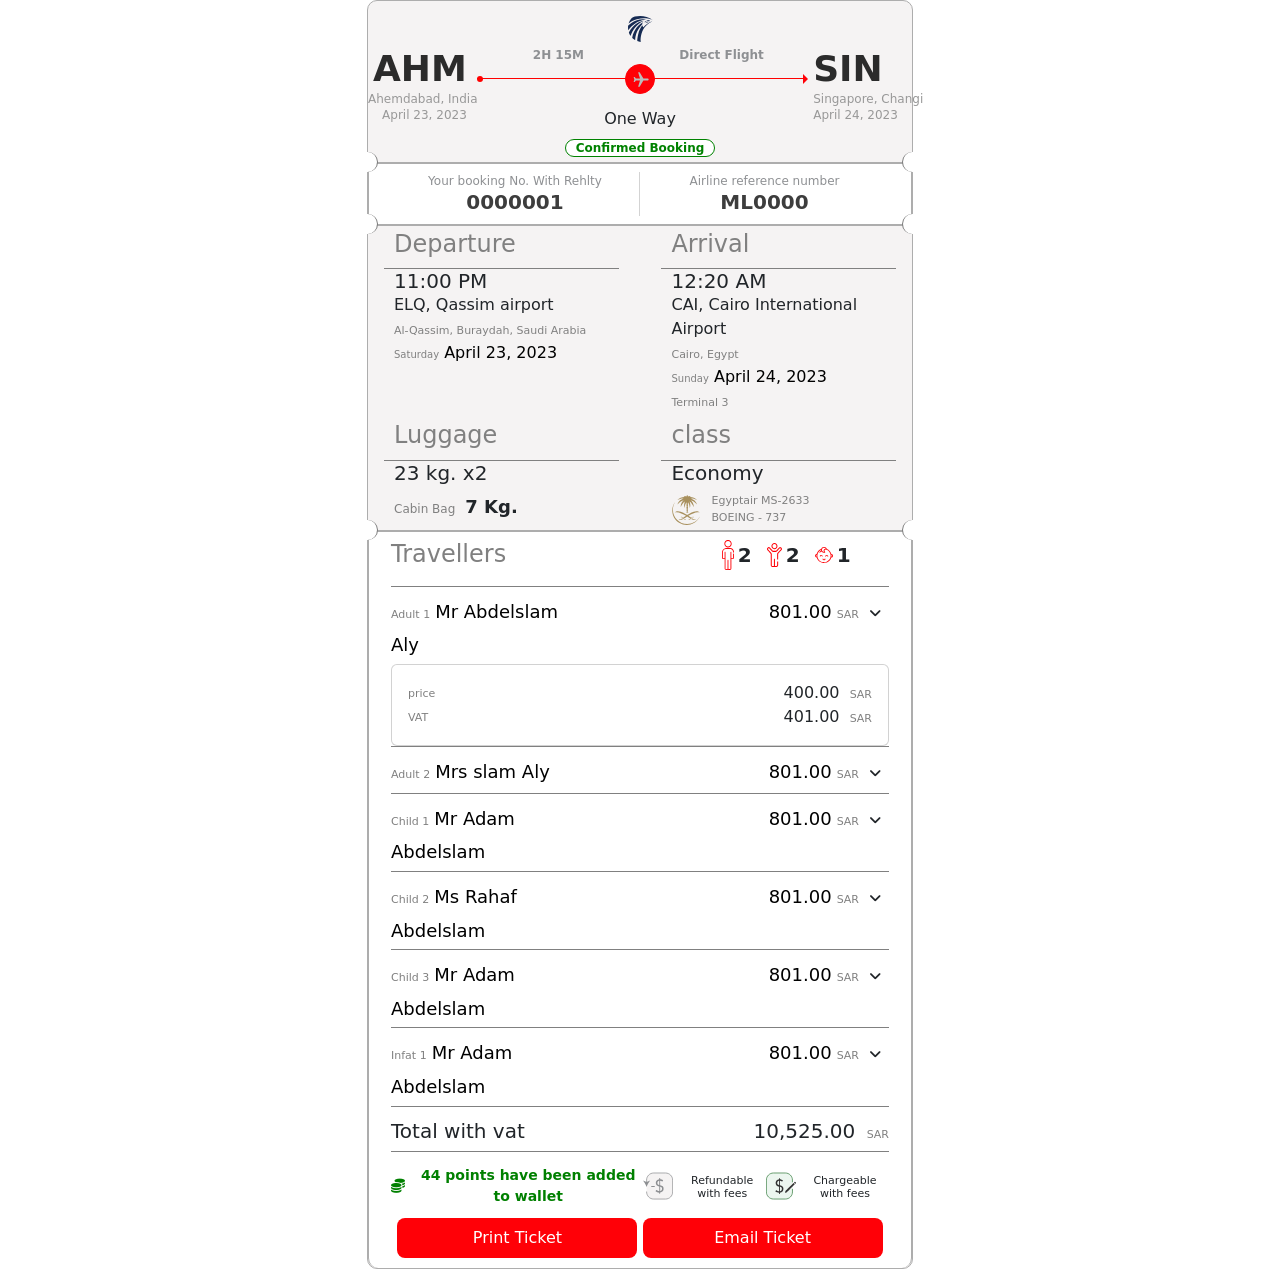
<file: booking.html>
<!DOCTYPE html>
<html lang="en">
<head>
    <meta charset="UTF-8">
    <meta name="viewport" content="width=device-width, initial-scale=1.0">
    <title>Booking</title>
    <link rel="stylesheet" href="css/booking.css">
    <!-- font awesome CDN -->
    <link rel="stylesheet" href="https://cdnjs.cloudflare.com/ajax/libs/font-awesome/6.5.1/css/all.min.css">
    <!-- BOOTSTRAP -->
    <link href="https://cdn.jsdelivr.net/npm/bootstrap@5.1.3/dist/css/bootstrap.min.css" rel="stylesheet" integrity="sha384-1BmE4kWBq78iYhFldvKuhfTAU6auU8tT94WrHftjDbrCEXSU1oBoqyl2QvZ6jIW3" crossorigin="anonymous">
    <script src="https://cdn.jsdelivr.net/npm/bootstrap@5.1.3/dist/js/bootstrap.bundle.min.js" integrity="sha384-ka7Sk0Gln4gmtz2MlQnikT1wXgYsOg+OMhuP+IlRH9sENBO0LRn5q+8nbTov4+1p" crossorigin="anonymous"></script>
    <!-- <link rel="stylesheet" href="css/style.css"> -->
</head>
<body>

      <div class="container">
        <div class="row">
           <div class="col-6 m-auto">
            <div class="trip-ticket">
                <div class="air-name">
                    <img src="image/search/airline.svg" alt="">
                </div>
                <div class="all-ticket d-flex align-items-center justify-content-center ">
                    <div class="trip-left">
                      <h4>AHM</h4>
                      <span>Ahemdabad, India</span>
                      <span>April 23, 2023</span>
                    </div>
                    <div class="trip-center">
                        <div class="two-time">
                            <p>2H 15M</p>
                            <p>Direct Flight</p>
                        </div>
                        <div class="aero"></div>
                        <span>
                            <svg xmlns="http://www.w3.org/2000/svg" width="22" height="21" viewBox="0 0 22 21" fill="#fff">
                                <g clip-path="url(#clip0_27_150)">
                                  <path d="M3.20832 7.4375L4.58332 7.4375L5.95832 9.1875L11 9.1875L8.70832 1.75L10.5417 1.75L15.125 9.1875L20.1667 9.1875C20.5486 9.1875 20.8734 9.31525 21.1411 9.57075C21.4087 9.82625 21.5423 10.136 21.5417 10.5C21.5417 10.8646 21.4078 11.1746 21.1402 11.4301C20.8725 11.6856 20.548 11.8131 20.1667 11.8125L15.125 11.8125L10.5417 19.25L8.70832 19.25L11 11.8125L5.95832 11.8125L4.58332 13.5625L3.20832 13.5625L4.12499 10.5L3.20832 7.4375Z" fill="#BBBBBB"></path>
                                </g>
                                <defs>
                                  <clipPath id="clip0_27_150">
                                    <rect width="21" height="22" fill="#fff" transform="translate(22) rotate(90)"></rect>
                                  </clipPath>
                                </defs>
                              </svg>
                        </span>
                        <h6>One Way</h6>
                        <div class="confirm-booking">
                            Confirmed Booking
                        </div>
                    </div>
                    <div class="trip-right">
                      <h4>SIN</h4>
                      <span>Singapore, Changi</span>
                      <span>April 24, 2023</span>
                    </div>
                </div>
                <div class="booking-line">
                  <div class="booking-ord"></div>
                </div>
                <div class="ticket-num">
                  <div class="tic-detls">
                    <p>Your booking No. With Rehlty</p>
                    <span>0000001</span>
                  </div>
                  <div class="tic-detls">
                    <p>Airline reference number</p>
                    <span>ML0000</span>
                  </div>
                </div>
                <div class="booking-line">
                  <div class="booking-ord"></div>
                </div>
                <div class="four-details">
                  <div class="four-one">
                    <h4>Departure</h4>
                    <h5>11:00 PM  </h5>
                    <p>ELQ, Qassim airport</p>
                    <span class="span-one" >Al-Qassim, Buraydah, Saudi Arabia</span>
                    <p><span class="sat" >Saturday</span> <span class="apr" >April 23, 2023</span></p>
                  </div>
                  <div class="four-two">
                    <h4>Arrival</h4>
                    <h5>12:20 AM  </h5>
                    <p>CAI, Cairo International Airport</p>
                    <span class="span-one" >Cairo, Egypt</span>
                    <p><span class="sat" >Sunday</span> <span class="apr" >April 24, 2023</span></p>
                    <span class="ter-text" >Terminal 3</span>
                  </div>
                </div>
                <div class="four-details-one">
                  <div class="four-one-one">
                    <h4>Luggage</h4>
                    <h5><span>23 kg.</span> <span>x2</span></h5>
                    <span class="cabin-text">Cabin Bag</span><span class="kg-text">7 Kg.</span>
                  </div>
                  <div class="four-two-two">
                    <h4>class</h4>
                    <h5>Economy</h5>
                    <div class="right-img">
                       <div class="dum-img">
                        <img src="image/dummy-airline.svg" alt="">
                       </div>
                       <div class="dum-txt">
                        <p>Egyptair MS-2633 </p>
                        <p>BOEING - 737</p>
                       </div>
                    </div>
                  </div>
                </div>
                <div class="booking-line">
                  <div class="booking-ord"></div>
                </div>
                <div class="all-travelers">
                  <div class="fake">
                    <div class="tra-text-new">
                      <h4>Travellers</h4>
                    </div>
                    <div class="three-icon">
                      <ul>
                        <li>
                            <img width="12px" src="image/users/adult.svg" alt="">
                            <h5>2</h5>
                        </li>
                        <li>
                            <img width="15px" src="image/users/childs.svg" alt="">
                            <h5>2</h5>
                        </li>
                        <li>
                            <img width="18px" src="image/users/infant.svg" alt="">
                            <h5>1</h5>
                        </li>
                    </ul>
                    </div>
                  </div>
                  <!-- travler-one -->
                  <div class="fake-one">
                    <div class="fake-left">
                      <h3><span class="adl-text" >Adult 1</span><span class="mr-text" >Mr Abdelslam Aly</span></h3>
                    </div>
                    <div class="fake-right">
                      <h3><span class="e-text">801.00</span><span class="sar-text">SAR</span><span class="down-aero"><i class="fa-solid fa-angle-down p-2" data-bs-toggle="collapse" href="#collapseExample" role="button" aria-expanded="false" aria-controls="collapseExample" ></i></span></h3>
                    </div>
                    
                   


                  

                  </div>
                  <div class="collapse show" id="collapseExample">
                    <div class="card card-body ">
                      <div class="sar-border">
                        <div class="sar-frst-line">
                          <span class="sar-text-new" >price</span>
                          <span>400.00 <span class="colaapse-sar" >SAR</span></span>
                        </div>
                        <div class="sar-second-line">
                          <span class="sar-text-new" >VAT</span>
                          <span>401.00 <span class="colaapse-sar" >SAR</span></span>
                        </div>
                      </div>
                    </div>
                  </div>

                  <div class="fake-one-new">
                    <div class="fake-left">
                      <h3><span class="adl-text" >Adult 2</span><span class="mr-text">Mrs slam Aly</span></h3>
                    </div>
                    <div class="fake-right">
                      <h3><span class="e-text">801.00</span><span class="sar-text">SAR</span><span class="down-aero"><i class="fa-solid fa-angle-down p-2" data-bs-toggle="collapse" href="#collapseExample-one" role="button" aria-expanded="false" aria-controls="collapseExample-one" ></i></span></h3>
                    </div>
                  </div>

                  <div class="collapse" id="collapseExample-one">
                    <div class="card card-body ">
                      <div class="sar-border">
                        <div class="sar-frst-line">
                          <span class="sar-text-new" >price</span>
                          <span>400.00 <span class="colaapse-sar" >SAR</span></span>
                        </div>
                        <div class="sar-second-line">
                          <span class="sar-text-new" >VAT</span>
                          <span>401.00 <span class="colaapse-sar" >SAR</span></span>
                        </div>
                      </div>
                    </div>
                  </div>

                  <!-- second -->
                  <div class="fake-one-new">
                    <div class="fake-left">
                      <h3><span class="adl-text">Child 1</span><span class="mr-text">Mr Adam Abdelslam</span></h3>
                    </div>
                    <div class="fake-right">
                      <h3><span class="e-text">801.00</span><span class="sar-text">SAR</span><span class="down-aero"><i class="fa-solid fa-angle-down p-2" data-bs-toggle="collapse" href="#collapseExample-two" role="button" aria-expanded="false" aria-controls="collapseExample-two" ></i></span></h3>
                    </div>
                  </div>

                  <div class="collapse" id="collapseExample-two">
                    <div class="card card-body ">
                      <div class="sar-border">
                        <div class="sar-frst-line">
                          <span class="sar-text-new" >price</span>
                          <span>400.00 <span class="colaapse-sar" >SAR</span></span>
                        </div>
                        <div class="sar-second-line">
                          <span class="sar-text-new" >VAT</span>
                          <span>401.00 <span class="colaapse-sar" >SAR</span></span>
                        </div>
                      </div>
                    </div>
                  </div>

                  <!-- three -->
                  <div class="fake-one-new">
                    <div class="fake-left">
                      <h3><span class="adl-text">Child 2</span><span class="mr-text">Ms Rahaf Abdelslam</span></h3>
                    </div>
                    <div class="fake-right">
                      <h3><span class="e-text">801.00</span><span class="sar-text">SAR</span><span class="down-aero"><i class="fa-solid fa-angle-down p-2" data-bs-toggle="collapse" href="#collapseExample-three" role="button" aria-expanded="false" aria-controls="collapseExample-three" ></i></span></h3>
                    </div>
                  </div>

                  <div class="collapse" id="collapseExample-three">
                    <div class="card card-body ">
                      <div class="sar-border">
                        <div class="sar-frst-line">
                          <span class="sar-text-new" >price</span>
                          <span>400.00 <span class="colaapse-sar" >SAR</span></span>
                        </div>
                        <div class="sar-second-line">
                          <span class="sar-text-new" >VAT</span>
                          <span>401.00 <span class="colaapse-sar" >SAR</span></span>
                        </div>
                      </div>
                    </div>
                  </div>

                  <!-- four -->
                  <div class="fake-one-new">
                    <div class="fake-left">
                      <h3><span class="adl-text">Child 3</span><span class="mr-text">Mr Adam Abdelslam</span></h3>
                    </div>
                    <div class="fake-right">
                      <h3><span class="e-text">801.00</span><span class="sar-text">SAR</span><span class="down-aero"><i class="fa-solid fa-angle-down p-2" data-bs-toggle="collapse" href="#collapseExample-four" role="button" aria-expanded="false" aria-controls="collapseExample-four" ></i></span></h3>
                    </div>
                  </div>

                  <div class="collapse" id="collapseExample-four">
                    <div class="card card-body ">
                      <div class="sar-border">
                        <div class="sar-frst-line">
                          <span class="sar-text-new" >price</span>
                          <span>400.00 <span class="colaapse-sar" >SAR</span></span>
                        </div>
                        <div class="sar-second-line">
                          <span class="sar-text-new">VAT</span>
                          <span>401.00 <span class="colaapse-sar" >SAR</span></span>
                        </div>
                      </div>
                    </div>
                  </div>

                  <!-- five -->
                  <div class="fake-one-new">
                    <div class="fake-left">
                      <h3><span class="adl-text">Infat 1</span><span class="mr-text">Mr Adam Abdelslam</span></h3>
                    </div>
                    <div class="fake-right">
                      <h3><span class="e-text">801.00</span><span class="sar-text">SAR</span><span class="down-aero"><i class="fa-solid fa-angle-down p-2" data-bs-toggle="collapse" href="#collapseExample-five" role="button" aria-expanded="false" aria-controls="collapseExample-five" ></i></span></h3>
                    </div>
                  </div>

                  <div class="collapse" id="collapseExample-five">
                    <div class="card card-body ">
                      <div class="sar-border">
                        <div class="sar-frst-line">
                          <span class="">Service fees</span>
                          <span>360.00 <span class="colaapse-sar" >SAR</span></span>
                        </div>
                        <div class="sar-second-line">
                          <span class="">Discount</span>
                          <span>-140.00 <span class="colaapse-sar" style="color:green" >SAR</span></span>
                        </div>
                      </div>
                    </div>
                  </div>

                  <div class="total">
                    <div class="total-vat">
                      <h5>Total with vat</h5>
                    </div>
                    <div class="total-sar">
                      <h5>10,525.00 <span class="colaapse-sar" >SAR</span></h5>
                    </div>
                  </div>

                  <div class="points">
                    <span><i class="fa-solid fa-coins pe-2"></i>44 points have been added to wallet</span>
                    <span>
                      <img width="30" height="30" src="image/filter/not-refundable.svg" alt=""> <h6>Refundable with fees</h6>
                    </span>
                    <span>
                      <img width="30" height="30" src="image/filter/chargeble-fees.svg" alt=""> <h6>Chargeable with fees</h6>
                    </span>
                  </div>


                  <div class="two-btn">
                    <button>Print Ticket</button>
                    <button>Email Ticket</button>
                  </div>

                
                </div>
            </div>
           </div>
        </div>
      </div>

      
    
</body>
</html>
</file>
<file: css/booking.css>
.trip-ticket{
    width: 100%;
    border-radius: 10px;
    border: 1px solid #adadad;
    background: #f5f3f3; 
    text-align: center;
    padding: 15px 0 0;
}
.all-ticket{
    width: 100%;
    display: flex;
}
.trip-left{
    width: 20%;
    line-height: 1;
    text-align: right !important;
    padding-right: 10px !important;
    margin-bottom: 35px ;
}
.trip-left h4{
    font-size: 36px;
    font-weight: bold;
    color: #2b2b2b;
    margin-bottom: 0 !important;
}
.trip-left span{
    font-size: 12px;
    color: #989898;
    font-weight: 500;
    width: 100%;
    text-overflow: ellipsis;
    white-space: nowrap;
}
.trip-right{
    width: 20%;
    line-height: 1;
    text-align: left !important;
    padding-left: 10px !important;
    margin-bottom: 35px ;
}
.trip-right h4{
    font-size: 36px;
    font-weight: bold;
    color: #2b2b2b;
    margin-bottom: 0 !important;
}
.trip-right span{
    font-size: 12px;
    color: #989898;
    font-weight: 500;
    width: 100%;
    text-overflow: ellipsis;
    white-space: nowrap;
}
.trip-center{
    width: 60%;
    padding-bottom: 5px;
}

.two-time{
    width: 100%;
    display: inline-flex;
}
.two-time p{
    color: #8e9093;
    font-size: 12px;
    font-style: normal;
    font-weight: 600;
    line-height: normal;
    /* margin-bottom: 10px !important; */
    width: 100%;
    text-transform: capitalize;
    margin-bottom: 1rem;
}
.aero{
    width: 100%;
    height: 1px;
    border-bottom: 1px solid red;
    position: relative;
}
.aero::before{
    content: "";
    position: absolute;
    width: 6px;
    height: 6px;
    background-color: red;
    border-radius: 50%;
    top: -2px;
    left: 0px;
}
.aero::after{
    position: absolute;
    content: "";
    content: '';
    width: 0;
    height: 0;
    border-top: 5px solid transparent;
    border-bottom: 5px solid transparent;
    border-right: 5px solid #ff0007;
    border-left: 5px solid transparent;
    position: absolute;
    right: -10px;
    top: -4px;
    transform: rotate(180deg);
}
.trip-center span{
    position: relative;
    border: 1px solid #ff0007;
    width: 30px;
    height: 30px;
    padding: 5px;
    display: flex;
    align-items: center;
    justify-content: center;
    border-radius: 50%;
    background-color: #ff0007;
    top: -15px;
    left: 50%;
    transform: translateX(-50%);
}
.trip-center span svg{
    color: white;
}
.confirm-booking{
    border: 1px solid #008200;
    background: #fff;
    color: #008200;
    line-height: 1;
    font-size: 12px;
    font-style: normal;
    font-weight: 700;
    text-transform: capitalize;
    border-radius: 20px;
    max-width: max-content;
    padding: 2px 10px;
    margin-top: 10px;
    margin-left: auto;
    margin-right: auto;
}




.air-name{
    width: 100%;
}
.air-name img{
    width: 25px;
    right: 25px;
}
.booking-line{
    width: 100%;
    display: block;
    background-color: #f5f3f3;
}
.booking-ord{
    width: 100%;
    height: 1px;
    border-bottom: 1px solid #adadad;
    position: relative;
}
.booking-ord::before{
    border-top-right-radius: 50%;
    border-bottom-right-radius: 50%;
    left: -10px;
    border-right: 1px solid #787878;
    width: 20px;
    top: -10px;
    background-color: #fff;
    position: absolute;
    content: '';
    height: 20px;
}
.booking-ord::after{
    position: absolute;
    border-top-left-radius: 50%;
    border-bottom-left-radius: 50%;
    right: -10px;
    border-left: 1px solid #787878;
    width: 20px;
    top: -10px;
    background-color: #fff;
    position: absolute;
    content: '';
    height: 20px;
}
.ticket-num{
    padding: 8px 22px;
    display: flex;
    align-items: center;
    background-color: #fff;
    border: 1px solid #adadad;
    border-bottom: none;
    border-bottom-right-radius: 10px;
    border-bottom-left-radius: 10px;
}
.tic-detls{
    text-align: center;
    width: 50%;
    border-right: 1px solid #d3d3d3;
}
.tic-detls p{
    color: #8e9093;
    font-size: 12px;
    font-weight: 400;
    margin-bottom: 0;
}
.tic-detls span{
    color: #3d3d3d;
    font-size: 20px;
    font-style: normal;
    font-weight: 700;
    line-height: normal;
}
.tic-detls:last-child{
    border: none;
}
.four-details{
    width: 100%;
    background-color:  #f5f3f3;
    display: flex;
    justify-content: space-between;
    border: 1px solid #adadad;
    border-bottom: none;
    border-left: none;
    border-right: none;
}
.four-one ,.four-two{
    width: 49%;
    background-color: #f5f3f3;
    text-align: left;
    padding: 4px 16px;
}
.four-one h4 ,.four-two h4{
    padding-bottom: 10px !important;
    border-bottom: 1px solid gray;
    color: gray;
    padding-left: 10px !important;
    margin-bottom: 0 !important;
}
.four-one h5 ,.four-two h5{
    padding-left: 10px !important;
    margin-bottom: 0 !important;
}
.four-details p{
    padding-left: 10px !important;
    margin-bottom: 0 !important;
}
.span-one{
    color: gray;
    font-size: 11px !important;
    padding-left: 10px !important;
    margin-bottom: 0 !important;
}
.sat{
    font-size: 10px;
    color: gray;
}
.apr{
    color: black;
}
.ter-text{
    color: gray;
    font-size: 11px;
    padding-left: 10px !important;
}
.four-details-one{
    width: 100%;
    display: flex;
    justify-content: space-between;

    
}
.four-one-one ,.four-two-two{
    width: 49%;
    text-align: left;
    padding: 4px 16px;

}
.four-one-one h4 ,.four-two-two h4{
    padding-bottom: 10px !important;
    border-bottom: 1px solid gray;
    color: gray;
    padding-left: 10px !important;
    margin-bottom: 0 !important;
}
.four-one-one h5 ,.four-two-two h5{
    padding-left: 10px !important;
}
.cabin-text{
    padding-left: 10px;
    color: gray;
    margin-right: 10px;
    font-size: 12px;
}
.right-img{
    display: flex;
    justify-content: start;
    align-items: center;
    padding-left: 10px !important;
}
.right-img img{
    width: 30px;
    height: 30px;
}
.dum-txt p{
    margin-bottom: 0;
    color: gray;
    font-size: 11px;
    margin-left: 10px;
}
.kg-text{
    font-weight: bold;
    font-size: 18px;
}
.right-one{
    display: flex;
    line-height: 1px;
}
.all-travelers{
    width: 100%;
    padding: 8px 22px;
    /* display: flex; */
    align-items: center;
    background-color: #fff;
    border: 1px solid #adadad;
    border-bottom: none;
    border-bottom-right-radius: 10px;
    border-bottom-left-radius: 10px;
    padding-bottom: 10px;
}
.fake{
    width: 100%;
    display: flex;
    justify-content: space-between;
    border-bottom: 1px solid gray;
    display: flex;
    justify-content: space-between;
}
.tra-text-new{
    width: 40%;
    text-align: left;
    color: gray;
}
.three-icon{
    width: 40%;
    text-align: left;
    display: flex !important;
}
.three-icon ul{
    display: flex;
}
.three-icon ul li {
    display: flex;
    margin-right: 15px;
    align-items: center
}

.three-icon ul li img {
    margin-right: 4px
}

.three-icon ul li h5 {
    font-size: 20px;
    font-weight: 700;
    margin-bottom: 0
}
.fake-one{
    width: 100%;
    display: flex;
    justify-content: space-between;
    /* border-bottom: 1px solid gray; */
}
.fake-left {
    width: 40%;
    text-align: left;
}
.fake-left h3{
    margin-bottom: 0 !important;
    padding: 5px 0;
}
.fake-right{
    width: 40%;
    text-align: right;
}
.fake-right h3{
    margin-bottom: 0 !important;
    padding: 5px 0;
}
.down-aero{
    font-size: 14px;
    margin-left: 2px;
}
.e-text{
    font-size: 18px;
    color: black;
}
.sar-text{
    color: gray;
    font-size: 11px;
    margin-left: 5px;
}
.adl-text{
    font-size: 11px;
    color: gray;
}
.mr-text{
    font-size: 18px;
    color: black;
    margin-left: 5px;
}

.fake-one-new{
    width: 100%;
    display: flex;
    justify-content: space-between;
    border-top: 1px solid gray;
    /* border-bottom: 1px solid gray; */
}

/* total  */
.total{
    width: 100%;
    justify-content: space-between;
    display: flex;
    border-top: 1px solid gray;
    padding-top: 12px;
}
.points{
    width: 100%;
    border-top: 1px solid gray;
    justify-content: space-between;
    display: flex;
    padding-top: 12px;
}
.points span{
    font-size: 14px;
    display: flex;
    justify-content: center;
    align-items: center;
}
.points :first-child{
    color: green;
    font-weight: bold;
}
.points h6{
    font-size: 11px;
    padding-top: 10px;
    margin-left: 5px;
}
.two-btn{
    /* justify-content: center; */
    text-align: center;
    margin: 5px;
    /* display: flex; */
    margin: auto;
    margin-top: 10px;
}
.two-btn button{
    background-color: #ff0007;
    border: none;
    outline: none;
    /* padding: 8px 40px; */
    width: 240px;
    padding: 8px 0;
    color: white;
    font-weight: normal;
    border-radius: 8px;
}
/* collapse */
.sar-frst-line ,.sar-second-line{
    display: flex;
    justify-content: space-between;
}
.sar-text-new{
    color: gray;
    font-size: 11px;
    margin-top: 5px;
}
.colaapse-sar{
    color: gray;
    font-size: 11px;
    margin-left: 5px;
}
#collapseExample-five .sar-second-line{
    color: green !important;
    font-weight: bold;
}
</file>
<file: css/style.css>
.options,
.styledSelect {
    right: 0;
    position: absolute
}

*,
.options {
    margin: 0;
    list-style: none
}

@font-face {
    font-family: 'DIN Next LT Arabic';
    src: url('../fonts/DINNextLTArabic-Medium.woff2') format('woff2'), url('../fonts/DINNextLTArabic-Medium.woff') format('woff');
    font-weight: 500;
    font-style: normal;
    font-display: swap
} 

@font-face {
    font-family: 'DIN Next LT Arabic';
    src: url('../fonts/DINNextLTArabic-Heavy.woff2') format('woff2'), url('../fonts/DINNextLTArabic-Heavy.woff') format('woff');
    font-weight: 900;
    font-style: normal;
    font-display: swap
}

@font-face {
    font-family: 'DIN Next LT Arabic';
    src: url('../fonts/DINNextLTArabic-Light.woff2') format('woff2'), url('../fonts/DINNextLTArabic-Light.woff') format('woff');
    font-weight: 300;
    font-style: normal;
    font-display: swap
}

@font-face {
    font-family: 'DIN Next LT Arabic';
    src: url('../fonts/DINNextLTArabic-Regular.woff2') format('woff2'), url('../fonts/DINNextLTArabic-Regular.woff') format('woff');
    font-weight: 400;
    font-style: normal;
    font-display: swap
}

@font-face {
    font-family: 'DIN Next LT Arabic';
    src: url('../fonts/DINNextLTArabic-Black.woff2') format('woff2'), url('../fonts/DINNextLTArabic-Black.woff') format('woff');
    font-weight: 900;
    font-style: normal;
    font-display: swap
}

@font-face {
    font-family: 'DIN Next LT Arabic Ultra';
    src: url('../fonts/DINNextLTArabic-UltraLight.woff2') format('woff2'), url('../fonts/DINNextLTArabic-UltraLight.woff') format('woff');
    font-weight: 200;
    font-style: normal;
    font-display: swap
}

@font-face {
    font-family: 'DIN Next LT Arabic';
    src: url('../fonts/DINNextLTArabic-Bold.woff2') format('woff2'), url('../fonts/DINNextLTArabic-Bold.woff') format('woff');
    font-weight: 700;
    font-style: normal;
    font-display: swap
}

* {
    padding: 0;
    outline: 0;
    text-decoration: none;
    box-sizing: border-box;
    font-family: 'DIN Next LT Arabic' !important
}

.main-header {
    background-color: #000;
    padding: 20px 0
}

.main-header .logo,
.pricing-listing-dtls {
    width: 70%
}

.main-header .side-menu-opts {
    display: flex;
    align-items: center;
    justify-content: end
}

.main-header .side-menu-opts .menu ul,
.main-header .side-menu-opts .user-menu ul {
    display: flex;
    align-items: center;
    padding-left: 0;
    margin-bottom: 0
}

.main-header .side-menu-opts .menu ul li {
    margin-right: 30px
}

.main-header .side-menu-opts .menu ul li a {
    color: #fff;
    text-transform: capitalize;
    text-decoration: none;
    display: flex;
    font-size: 14px;
    letter-spacing: .2px;
    align-items: centers;
    transition: .6s
}

.main-header .side-menu-opts .menu ul li a:hover {
    color: #ff0007;
    transition: .6s
}

.main-header .side-menu-opts .menu ul li a img {
    margin-right: 8px
}

.main-header .side-menu-opts .user-menu ul li {
    display: flex;
    align-items: center;
    margin-right: 30px
}

.main-header .side-menu-opts .user-menu ul li a {
    color: #fff;
    text-decoration: none;
    font-size: 16px;
    font-weight: 300;
    text-transform: capitalize;
    display: flex;
    align-items: center
}

.main-header .side-menu-opts .user-menu ul li .form-select {
    background: 0 0;
    color: #fff;
    font-size: 14px;
    padding: 0;
    border: none
}

.main-header .side-menu-opts .user-menu ul li a img {
    margin-right: 6px
}

.s-hidden {
    visibility: hidden;
    padding-right: 10px
}

.select {
    cursor: pointer;
    display: inline-block;
    position: relative;
    font: 11px/22px Arial, Sans-Serif;
    color: #000
}

.styledSelect {
    top: 0;
    bottom: 0;
    left: 0;
    background-color: transparent;
    color: #fff;
    font-size: 16px;
    text-align: right
}

.styledSelect:after {
    content: url(../image/down-red.svg);
    width: 15px;
    height: 15px;
    position: absolute;
    top: 0;
    left: 5px
}

.options {
    display: none;
    top: 100%;
    width: 200px;
    border-radius: 10px;
    padding: 5px !important;
    left: 0;
    z-index: 999;
    overflow-x: hidden;
    border: 1px solid #ccc;
    background-color: #fff;
    -webkit-box-shadow: 0 1px 2px rgba(0, 0, 0, .2);
    -moz-box-shadow: 0 1px 2px rgba(0, 0, 0, .2);
    box-shadow: 0 1px 2px rgba(0, 0, 0, .2)
}

.options li {
    padding: 10px;
    margin: 0 !important;
    border-bottom: 1px solid #e4e4e4;
    font-size: 14px;
    font-weight: 500;
    border-radius: 5px
}

.date-option.selected,
.flight-hotels-search-tabs .tab-pane .inner-flight-search .nav-link.active,
.options li:hover {
    background-color: #ff0007;
    color: #fff
}

.options li:last-child {
    border-bottom: none;
    margin-bottom: 0
}

.switches-container {
    width: 4rem;
    display: flex;
    padding: 0;
    position: relative;
    background: #fff;
    line-height: 1.3rem;
    border-radius: 5px;
    margin-left: auto;
    margin-right: auto
}

.switches-container input {
    visibility: hidden;
    position: absolute;
    top: 0
}

.switches-container label {
    width: 50%;
    padding: 0;
    margin: 0;
    text-align: center;
    cursor: pointer;
    color: #231f20;
    font-size: 16px;
    font-weight: 700;
    line-height: 24px;
    font-family: Cairo, sans-serif !important
}

.switch-wrapper {
    position: absolute;
    top: 0;
    bottom: 0;
    width: 50%;
    padding: 0;
    z-index: 3;
    transition: transform .5s cubic-bezier(.77, 0, .175, 1)
}

.switch {
    border-radius: 5px;
    background: #ff0007;
    height: 100%
}

.home-banner,
.home-banner .myBannerSwiper .swiper-slide img,
.search-form {
    border-bottom-left-radius: 100px;
    border-bottom-right-radius: 100px
}

.home-banner,
.home-banner .swiper-slide,
.search-form {
    background-color: #fafafa
}

.home-banner,
input[type=checkbox]+label::after {
    background-repeat: no-repeat;
    background-position: center
}

.arabic-txt {
    line-height: 20px !important;
    font-weight: 600 !important
}

.switch div {
    width: 100%;
    text-align: center;
    opacity: 0;
    display: block;
    color: #fff;
    transition: opacity .2s cubic-bezier(.77, 0, .175, 1) .125s;
    will-change: opacity;
    position: absolute;
    top: 0;
    font-size: 12px;
    font-weight: 600;
    left: 0;
    line-height: 22px;
    font-family: 'Noto Sans Arabic', sans-serif
}

.switches-container input:first-of-type:checked~.switch-wrapper {
    transform: translateX(0)
}

.switches-container input:nth-of-type(2):checked~.switch-wrapper {
    transform: translateX(100%)
}

.switches-container input:first-of-type:checked~.switch-wrapper .switch div:first-of-type,
.switches-container input:nth-of-type(2):checked~.switch-wrapper .switch div:nth-of-type(2) {
    opacity: 1
}

.home-banner {
    width: 100%;
    max-height: 25rem;
    background-size: cover;
    display: flex;
    align-items: center;
    justify-content: center
}

.search-form {
    padding-bottom: 40px
}

.home-banner .myBannerSwiper {
    width: 100%;
    position: relative;
    z-index: 1;
}

.home-banner .myBannerSwiper .swiper-slide img {
    position: relative
}

.home-banner .myBannerSwiper .swiper-slide .banner-title {
    position: absolute;
    top: 50%;
    right: 15%;
    transform: translateY(-50%);
    z-index: 9999
}

.home-banner .myBannerSwiper .swiper-slide .banner-title h1 {
    font-size: 65px;
    color: #fff;
    font-weight: 600;
    font-family: 'DIN Next LT Arabic' !important;
    text-shadow: 7px 2px 9px rgba(0, 97, 134, .71)
}

.flight-hotels-search-tabs {
    margin-top: -30px;
    position: relative;
    z-index: 99
}

.flight-hotels-search-tabs #ex1 {
    background: 0 0
}

.flight-hotels-search-tabs .tab-content .tab-pane .tab-content {
    background-color: #fff;
    padding: 10px 15px;
    border-bottom-left-radius: 10px;
    border-bottom-right-radius: 10px;
    border-top-right-radius: 10px
}

.flight-hotels-search-tabs .nav-tabs {
    border: none;
    background-color: #fff;
    padding: 10px;
    border-top-left-radius: 10px;
    border-top-right-radius: 10px
}

.flight-hotels-search-tabs .nav-item {
    min-width: 160px;
    border-radius: 10px;
    margin-right: 20px
}

.flight-hotels-search-tabs .nav-item .nav-link {
    line-height: 45px;
    border: none;
    padding: 0;
    border-radius: 20px;
    background-color: #231f20;
    color: #fff;
    display: flex;
    align-items: end;
    max-height: 40px;
    justify-content: space-between
}

.flight-hotels-search-tabs .nav-item .nav-link.active {
    background-color: #ff0007
}

.flight-hotels-search-tabs .nav-item .nav-link .search-ico-bx {
    width: 50px;
    height: 50px;
    background-color: #fff;
    padding: 10px;
    border-radius: 20px;
    display: flex;
    border: 1px solid #ff0007;
    align-items: center;
    justify-content: center
}

.flight-hotels-search-tabs .nav-item .nav-link .search-ico-bx img {
    width: 28px;
    height: 28px
}

.flight-hotels-search-tabs .nav-item .nav-link span {
    width: 100%;
    padding-right: 10px;
    font-size: 16px;
    text-align: center
}

.flight-hotels-search-tabs .tab-pane .inner-flight-search .nav-link {
    background-color: transparent;
    color: #231f20;
    font-weight: 600;
    justify-content: center;
    text-transform: capitalize;
    font-size: 14px
}

.flight-hotels-search-tabs .tab-pane .inner-flight-search .nav-item {
    margin: 0;
    min-width: 130px
}

.flight-hotels-search-tabs .tab-pane .inner-flight-search .nav-item:first-child a {
    border-radius: 10px 0 0
}

.flight-hotels-search-tabs .tab-pane .inner-flight-search .nav-item:nth-child(2) a {
    border-radius: 0;
    border-left: 1px solid #ff0007;
    border-right: 1px solid #ff0007
}

.flight-hotels-search-tabs .tab-pane .inner-flight-search .nav-item:last-child a {
    border-radius: 0 10px 0 0
}

.flight-hotels-search-tabs .tab-pane .inner-tabs-cont,
.flight-price-infos,
.hotel-rate-review,
.hotelsguest-reviews,
.room-price-selection,
.site-main-title,
.totale-review-showcase {
    display: flex;
    align-items: center;
    justify-content: space-between
}

.airline-dtls-img,
.airline-flight-numb,
.box .flight-aminities .chargeble-fees,
.flight-airline-img .airlin-log-name,
.hotel-revew-checkouts,
.one-way-flight-search form,
.stop-dots-in .arrow,
.travelers-names-based-seat ul {
    display: flex;
    align-items: center
}

.from-to-city {
    width: 35%;
    position: relative
}

.from-to-city .from-city-name {
    margin-bottom: 3px
}

.from-to-city input,
.travellers-info .options {
    width: 100%
}

.switch-city-opt {
    width: 30px;
    height: 30px;
    position: absolute;
    right: 15px;
    z-index: 99;
    cursor: pointer;
    top: 50%;
    transform: translateY(-50%)
}

.multi-city-search .departure-date,
.one-way-flight-search .departure-date {
    height: 5rem;
    margin: 0 10px;
    width: 20%;
    position: relative
}

.round-trip-search .departure-date {
    height: auto
}

.one-way-flight-search .departure-date input {
    border: 1px solid #aeaeae;
    min-height: 40px;
    border-radius: 5px;
    background-color: #f6f4f4;
    font-size: 14px;
    font-weight: 600;
    text-transform: capitalize;
    position: relative;
    height: 100%;
    padding: 0 15px;
    width: 100%
}

.one-way-flight-search .departure-date label {
    position: absolute;
    right: 0;
    top: 0;
    display: flex;
    align-items: center;
    cursor: pointer;
    border-radius: 5px;
    padding: 0 10px;
    background-color: #ff0007;
    z-index: 99;
    width: 40px;
    height: 100%
}

#ui-datepicker-div {
    display: none;
    background-color: #fff;
    box-shadow: 0 .125rem .5rem rgba(0, 0, 0, .1);
    margin-top: .25rem;
    border-radius: .5rem;
    padding: .5rem;
    z-index: 999 !important;
    width: 20rem
}

table {
    border-collapse: collapse;
    border-spacing: 0
}

.ui-datepicker-calendar thead th {
    padding: .25rem 0;
    text-align: center;
    font-size: .75rem;
    font-weight: 400;
    color: #78909c
}

.ui-datepicker-calendar tbody td {
    width: 2.5rem;
    text-align: center;
    padding: 0
}

.ui-datepicker-calendar tbody td a {
    display: block;
    border-radius: .2rem;
    line-height: 2rem;
    transition: .3s;
    color: #546e7a;
    font-size: .875rem;
    text-decoration: none
}

.ui-datepicker-calendar tbody td a.ui-state-active,
.ui-datepicker-calendar tbody td a:hover {
    background-color: #ff0007 !important;
    color: #fff !important
}

.ui-datepicker-calendar .ui-state-disabled span {
    color: #a8a8a8 !important;
    cursor: not-allowed
}

.ui-datepicker-calendar .ui-state-disabled span:hover {
    background: 0 0 !important
}

.ui-datepicker-header a.ui-corner-all {
    cursor: pointer;
    position: absolute;
    top: 0;
    width: 2rem;
    height: 2rem;
    margin: .5rem;
    border-radius: .25rem;
    transition: .3s
}

.ui-datepicker-header a.ui-datepicker-next {
    right: 0;
    background: url('[data-uri]') 50%/10px no-repeat;
    transform: rotate(180deg)
}

.frequ-travel-meal,
.frequ-travel-numb,
.mob-flight-result-data,
.mobile-filters,
.mobile-filters-ls.visible-content,
.modify-search-flight,
.rtl-dir-img,
.side-menu-mobile,
.ui-datepicker .ui-datepicker-header .ui-datepicker-next .ui-icon,
.ui-datepicker .ui-datepicker-header .ui-datepicker-prev .ui-icon,
.ui-datepicker-header a>span,
.wp-mobile-ico {
    display: none
}

.ui-datepicker-title {
    text-align: center;
    line-height: 2rem;
    margin-bottom: .25rem;
    font-size: .875rem;
    font-weight: 500;
    padding-bottom: .25rem
}

.ui-datepicker-week-col {
    color: #78909c;
    font-weight: 400;
    font-size: .75rem
}

.multi-city-search .single-city-data,
.search-flight-results {
    margin: 20px 0
}

.multi-city-search .single-city-data h4 {
    font-size: 18px;
    font-weight: 700;
    margin-bottom: 15px
}

.multi-city-search .single-city-data h4 img {
    width: 20px;
    height: 20px;
    margin-right: 10px;
    cursor: pointer
}

.child-age-opts .selected-childs-ages,
.flight-price-infos .flight-amounts,
.multi-city-search .single-city-data .departure-date {
    width: 30%
}

.multi-city-search .single-city-data .add-new-flight-opt {
    display: flex;
    align-items: center;
    text-transform: capitalize;
    font-weight: 700;
    color: #ff0007;
    cursor: pointer;
    margin-left: 10px
}

.multi-city-search .single-city-data .add-new-flight-opt img {
    width: 25px;
    height: 25px;
    margin-right: 10px
}

input[type=checkbox]+label {
    cursor: pointer;
    position: relative;
    display: inline-block;
    padding-left: 25px;
    font-size: 14px;
    font-weight: 500
}

.custom-radio-opt [type=radio]:checked,
.custom-radio-opt [type=radio]:not(:checked),
input[type=checkbox] {
    position: absolute;
    left: -9999px
}

input[type=checkbox]+label::after {
    content: '';
    border: 1px solid rgba(0, 0, 0, .5);
    border-radius: 2px;
    background-color: #fff;
    position: absolute;
    top: 50%;
    left: 0;
    transform: translate(0, -50%);
    box-sizing: border-box;
    width: 20px;
    height: 20px;
    transition: background-color 1s;
    background-image: url(../image/search/white-tick.svg);
    background-size: 70%
}

input[type=checkbox]:checked+label::after {
    border: none;
    background-color: rgb(255, 0, 7, .9);
}

input[type=checkbox]:disabled+label::after {
    border: 1px solid rgba(0, 0, 0, .1);
    background-color: rgba(0, 0, 0, .05);
    background-image: none;
}

input[type=checkbox]+label::before {
    content: '';
    border-radius: 50%;
    background-color: rgb(255, 0, 7, .1);
    position: absolute;
    box-sizing: border-box;
    top: 5px;
    left: 3px;
    width: 1.5px;
    height: 1.5px
}

input[type=checkbox]:focus+label::before {
    animation: 1s ease-out ripple
}

@keyframes ripple {
    0% {
        transform: scale(0, 0);
        opacity: 1
    }

    20% {
        transform: scale(25, 25);
        opacity: 1
    }

    100% {
        opacity: 0;
        transform: scale(40, 40)
    }
}

.form-input,
.profile-image-bx,
.profile-image-bx img,
.saved-traveler-lists ul li label {
    position: relative
}

.form-input input,
.form-input textarea {
    padding-left: 18%;
    padding-right: 5%;
    border: 1px solid #aeaeae;
    min-height: 40px;
    border-radius: 5px;
    background-color: #f6f4f4;
    font-size: 14px;
    font-weight: 500;
    text-transform: capitalize;
    position: relative
}

.form-input label {
    position: absolute;
    left: 20px;
    background-color: #f6f4f4;
    font-size: 14px;
    font-weight: 600;
    top: 50%;
    transform: translateY(-50%)
}

input::-webkit-inner-spin-button,
input::-webkit-outer-spin-button {
    -webkit-appearance: none;
    margin: 0
}

input[type=number] {
    -moz-appearance: textfield
}

.travellers-info {
    width: 20%;
    margin-right: 10px
}

.travellers-info .styledSelect:after {
    left: auto;
    right: 12px
}

.one-way-flight-search .travellers-info .input-group .quantity-field,
.travellers-info .input-group .custom-quantity-field {
    height: 40px;
    font-size: 14px;
    border: 1px solid #919496 !important;
    border-radius: 5px !important;
    background-color: #f2f2f2 !important;
    width: 70% !important;
    text-align: center !important;
    margin: 0 5px !important
}

.one-way-flight-search .travellers-info .input-group {
    flex-wrap: nowrap
}

.one-way-flight-search .travellers-info .button-minus,
.travellers-info .button-plus,
.travellers-info .custom-button-minus,
.travellers-info .custom-button-plus {
    width: 35px;
    height: 40px;
    margin: 0 !important;
    border-radius: 8px !important;
    color: #fff;
    font-size: 20px !important;
    background-color: #ff0007
}

.one-way-flight-search .travellers-info .select {
    border: 1px solid #aeaeae;
    background-color: #f6f4f4;
    height: 40px;
    width: 100%;
    border-radius: 5px;
    padding: 10px
}

.one-way-flight-search .travellers-info .styledSelect {
    color: #ff0007;
    top: 50%;
    left: 10px;
    transform: translateY(-50%);
    font-weight: 600;
    display: flex;
    align-items: center
}

.one-way-flight-search .travellers-info .styledSelect::after {
    border-color: #ff0007 transparent transparent
}

.one-way-flight-search .search-btn a,
.one-way-flight-search .search-btn button {
    height: 5rem;
    background-color: #ff0007;
    border: none;
    padding: 10px;
    border-radius: 10px;
    font-size: 18px;
    font-weight: 500;
    letter-spacing: .2px;
    color: #fff;
    display: flex;
    flex-direction: column;
    align-items: center;
    text-decoration: none;
    justify-content: center
}

.one-way-flight-search .search-btn a img,
.one-way-flight-search .search-btn button img {
    width: 25px;
    height: 25px;
    margin-bottom: 2px
}

.ui-datepicker {
    padding: 5px 4px;
    background: #fff;
    border: none
}

.ui-datepicker .ui-datepicker-stay-duration {
    color: #231f20;
    font-size: 14px;
    font-weight: 900;
    text-transform: uppercase;
    text-align: center;
    margin-top: 20px;
    margin-bottom: 10px;
    float: left;
    width: 100%;
    border-top: 1px solid #e4e4e4;
    padding-top: 15px
}

.ui-datepicker .ui-datepicker-header {
    background: #ff0007;
    border: none;
    padding-top: 12px;
    border-radius: 5px;
    padding-bottom: 9px
}

.ui-datepicker .ui-datepicker-header .ui-datepicker-prev {
    width: 33px;
    height: 33px;
    left: 13px;
    top: 10px;
    background: url('../image/search/calender-btn.svg') 0 0/contain no-repeat
}

.ui-datepicker .ui-datepicker-header .ui-datepicker-next,
.ui-datepicker .ui-datepicker-header .ui-datepicker-prev {
    border: none;
    cursor: pointer
}

.ui-datepicker .ui-datepicker-header .ui-datepicker-next {
    right: 13px;
    top: 10px;
    width: 33px;
    height: 33px;
    background: url('../image/search/calender-btn.svg') 0 0/contain no-repeat
}

.ui-datepicker .ui-datepicker-header .ui-datepicker-title {
    line-height: normal;
    font-size: 0
}

.ui-datepicker .ui-datepicker-header .ui-datepicker-title .ui-datepicker-month {
    text-align: center;
    display: block;
    color: #fff;
    font-weight: 700;
    font-size: 16px;
    text-transform: uppercase
}

.ui-datepicker .ui-datepicker-header .ui-datepicker-title .ui-datepicker-year {
    text-align: center;
    display: block;
    color: #fff;
    font-size: 13px;
    font-weight: 400
}

.ui-datepicker .ui-datepicker-group {
    margin: 0 2px;
    width: 49% !important;
    float: left
}

.ui-datepicker .ui-datepicker-calendar {
    background-color: #fff;
    width: 100% !important;
    margin: 0 !important;
    table-layout: fixed
}

.ui-datepicker .ui-datepicker-calendar td,
.ui-datepicker .ui-datepicker-calendar th {
    width: 37px;
    height: 23px;
    padding: 0
}

.ui-datepicker .ui-datepicker-calendar th {
    font-weight: 900;
    color: #231f20;
    font-size: 13px
}

.ui-datepicker .ui-datepicker-calendar .sejour>a {
    background: #ffd9db;
    border-radius: 0
}

.ui-datepicker .ui-datepicker-calendar .end>a,
.ui-datepicker .ui-datepicker-calendar .ui-state-active>a {
    position: relative;
    background: #ff0007;
    color: #fff
}

.ui-datepicker .ui-datepicker-calendar .ui-state-active>a:after {
    content: " ";
    display: block;
    width: 0;
    height: 0;
    border-style: solid;
    border-width: 6px 0 6px 6px;
    border-color: transparent transparent transparent #ff0007;
    position: absolute;
    left: 100%;
    top: 50%;
    margin-top: -6px
}

.ui-datepicker .ui-datepicker-calendar .end>a:after {
    content: " ";
    display: block;
    width: 0;
    height: 0;
    border-style: solid;
    border-width: 6px 6px 6px 0;
    border-color: transparent #ff0007 transparent transparent;
    position: absolute;
    right: 100%;
    top: 50%;
    left: auto;
    margin-top: -6px
}

.ui-datepicker .ui-datepicker-calendar .ui-state-default {
    display: block;
    width: 100%;
    height: 100%;
    line-height: 35px;
    text-align: center;
    padding: 0;
    border: none;
    outline: 0;
    background: 0 0;
    color: #231f20;
    font-size: 13px
}

.ui-datepicker .ui-datepicker-calendar .ui-state-default:hover {
    background: #ff0007;
    color: #fff
}

.site-main-title h2 {
    font-size: 24px;
    font-weight: 700;
    margin-bottom: 25px;
    text-transform: capitalize
}

.hotel-facilities-details,
.hotel-location-details,
.hotel-overview-details,
.hotel-policies-details,
.hotel-rating-review-details,
.hotel-rooms-details,
.layover-dtls,
.recent-search {
    margin: 30px 0
}

.home-ticket {
    background-color: #f6f4f4;
    border-radius: 10px;
    border: 1px solid #aeaeae;
    transition: .6s
}

.home-ticket .city-info {
    display: flex;
    align-items: end;
    justify-content: center
}

.home-ticket .airline-icon-dcs span {
    background-color: #a7a9ab;
    border-color: #a7a9ab
}

.home-ticket .airline-icon-dcs .arrow {
    border-color: #333
}

.home-ticket .airline-icon-dcs .arrow::before {
    background-color: #333
}

.home-ticket .airline-icon-dcs .arrow::after {
    border-right-color: #333
}
.home-ticket .airline-icon-dcs .arrow-recent {
    border-color: #333
}

.home-ticket .airline-icon-dcs .arrow-recent::before {
    /* background-color: #333; */
    border-left-color: #333;
}

.home-ticket .airline-icon-dcs .arrow-recent::after {
    border-right-color: #333;
}
.arrow-recent {
    height: 1px;
    width: 100%;
    position: relative;
    border-bottom: 1px solid #ff0007
}

.arrow-recent::before {
    content: '';
    width: 0;
    height: 0;
    border-top: 5px solid transparent;
    border-bottom: 5px solid transparent;
    border-left: 5px solid #ff0007;
    border-right: 5px solid transparent;
    position: absolute;
    left: -10px;
    top: -4px;
    transform: rotate(180deg);
}

.arrow-recent::after {
    content: '';
    width: 0;
    height: 0;
    border-top: 5px solid transparent;
    border-bottom: 5px solid transparent;
    border-right: 5px solid #ff0007;
    border-left: 5px solid transparent;
    position: absolute;
    right: -10px;
    top: -4px;
    transform: rotate(180deg);
}
.two-date span{
    margin: 0 4px;
}

.ticket-upper span {
    border-radius: 9px 0 10px;
    border: .8px solid #fcb8bc;
    background: #ffecec;
    font-size: 12px;
    font-style: normal;
    font-weight: 500;
    padding: 8px 15px;
    color: #e20a18;
    line-height: 16px
}

.ticket-upper p {
    color: #006ee3;
    font-size: 12px;
    font-style: normal;
    font-weight: 400;
    margin: 0 10px
}

.airline-icon-dcs p {
    font-size: 12px;
    font-weight: 800
}

.from-city-name-ticket {
    text-align: right;
    padding-right: 15px
}

.to-city-name-ticket {
    text-align: left;
    padding-left: 15px
}

.airline-icon-dcs,
.from-city-name-ticket,
.to-city-name-ticket {
    width: 32%
}

.second-ui-searchbc .from-city-name-ticket h4,
.second-ui-searchbc .to-city-name-ticket h4 {
    font-size: 40px !important;
    color: #333
}

.from-city-name-ticket h4,
.to-city-name-ticket h4 {
    font-size: 24px;
    color: #2b2b2b;
    margin-bottom: 0;
    font-weight: 700;
    text-transform: uppercase
}

.from-city-name-ticket span,
.to-city-name-ticket span {
    font-size: 12px;
    color: #989898;
    font-weight: 500;
    width: 100%;
    text-overflow: ellipsis;
    white-space: nowrap
}

.airline-icon-dcs {
    position: relative;
    margin: 0 10px;
    text-align: center
}

.airline-icon-dcs span {
    position: relative;
    border: 1px solid #ff0007;
    width: 30px;
    height: 30px;
    padding: 5px;
    display: flex;
    align-items: center;
    justify-content: center;
    border-radius: 50%;
    background-color: #ff0007;
    top: -15px;
    left: 50%;
    transform: translateX(-50%)
}

.menu-button,
.other-login-opts span {
    transform: translate(-50%, -50%);
    left: 50%
}

.flight-duration-timimg-info .airline-icon-dcs .flight-major-dtls p:last-child,
.pricing-calender,
.selected-rrom-price,
.to-city-name {
    text-align: right
}

.airline-icon-dcs span svg {
    width: 22px;
    height: 22px
}

.airline-icon-dcs span svg path {
    fill: #fff
}

.arrow {
    height: 1px;
    width: 100%;
    position: relative;
    border-bottom: 1px solid #ff0007
}

.arrow::before {
    content: '';
    width: 5px;
    height: 5px;
    background-color: #ff0007;
    border-radius: 50%;
    position: absolute;
    left: 0;
    top: -2px
}

.arrow::after {
    content: '';
    width: 0;
    height: 0;
    border-top: 5px solid transparent;
    border-bottom: 5px solid transparent;
    border-right: 5px solid #ff0007;
    border-left: 5px solid transparent;
    position: absolute;
    right: -10px;
    top: -4px;
    transform: rotate(180deg)
}

.book-new-trips,
.upcoming-detl-bx {
    border-radius: 10px;
    background: #f5f5f5;
    padding: 20px;
    height: 100%
}

.next-trip-ticket {
    border-radius: 10px;
    border: 1px solid #adadad;
    background: #f5f3f3;
    max-width: 650px;
    text-align: center;
    padding: 15px 0 0
}

.next-trip-ticket .from-city-name-ticket,
.next-trip-ticket .to-city-name-ticket {
    line-height: 1
}

.next-trip-ticket .from-city-name-ticket h4,
.next-trip-ticket .to-city-name-ticket h4 {
    font-size: 38px
}

.next-trip-ticket .from-city-name-ticket span:nth-child(2),
.next-trip-ticket .to-city-name-ticket span:nth-child(2) {
    color: #313131
}

.next-trip-ticket .from-city-name-ticket span:nth-child(3),
.next-trip-ticket .to-city-name-ticket span:nth-child(3) {
    color: #8e9093
}

.airline-name span {
    font-size: 14px;
    color: #2b2b2b;
    margin-left: 5px;
    font-weight: 500
}

.flight-result-filter {
    background-color: #fafafa;
    padding: 30px 0;
    border-top-left-radius: 80px;
    border-top-right-radius: 80px
}

.flight-city-dtls .airline-icon-dcs {
    width: 90%;
}

.flight-city-dtls .from-city-name,
.flight-city-dtls .to-city-name {
    width: 25%;
}

.booking-status-brdr::after,
.booking-status-brdr::before {
    width: 20px;
    top: -10px;
    background-color: #fff;
    position: absolute;
    content: '';
    height: 20px
}

.flight-city-dtls .from-city-name h4,
.flight-city-dtls .to-city-name h4 {
    color: #2b2b2b;
    font-size: 22px;
    font-style: normal;
    font-weight: 700;
    text-transform: uppercase;
}

.flight-city-dtls .from-city-name span,
.flight-city-dtls .to-city-name span {
    text-overflow: inherit;
    white-space: inherit;
    font-size: 12px;
    line-height: 10px;
}

.airline-icon-dcs h6 {
    color: #333;
    font-size: 14px;
    font-weight: 600;
    line-height: normal;
    margin-bottom: 0;
    margin-top: -8px
}

.flight-major-dtls {
    display: inline-flex;
    width: 100%
}

.flight-major-dtls p {
    color: #8e9093;
    font-size: 12px;
    font-style: normal;
    font-weight: 600;
    line-height: normal;
    /* margin-bottom: 10px !important; */
    width: 100%;
    text-transform: capitalize
}

.hotel-dtl-bx .hotel-dtls h5,
.tick-book-dtls p {
    font-style: normal;
    line-height: normal;
    margin-bottom: 2px
}

.booking-status-brdr {
    width: 100%;
    height: 1px;
    border-bottom: 1px solid #adadad;
    position: relative
}

.booking-status-brdr::before {
    border-top-right-radius: 50%;
    border-bottom-right-radius: 50%;
    left: -10px;
    border-right: 1px solid #787878
}

.airline-name img {
    border: 1px solid #e4e4e4;
    border-radius: 50%;
    width: 30px;
    height: 30px
}

.site-main-title a {
    color: #ff0007;
    font-size: 16px;
    text-decoration: none;
    font-weight: 600
}

.booking-status-brdr::after {
    border-top-left-radius: 50%;
    border-bottom-left-radius: 50%;
    right: -10px;
    border-left: 1px solid #787878
}

.booking-status {
    font-size: 12px;
    font-style: normal;
    font-weight: 700;
    text-transform: capitalize;
    border-radius: 20px;
    max-width: max-content;
    padding: 2px 10px;
    margin-top: 10px;
    margin-left: auto;
    margin-right: auto;
    color: #49b677;
    line-height: 15px
}

.booking-success {
    border: 1px solid #008200;
    background: #fff;
    color: #008200;
    line-height: 1
}

.ticket-number-dtls {
    padding: 8px 22px;
    display: flex;
    align-items: center;
    background-color: #fff;
    /* border-bottom-left-radius: 10px;
    border-bottom-right-radius: 10px */
    border: 1px solid #adadad;
    border-bottom: none;
    border-bottom-right-radius: 10px;
    border-bottom-left-radius: 10px;
}

.booking-update {
    width: 100%;
    display: block;
    background-color: #f5f3f3
}

.feature-flight-dtls .booking-status-brdr::after,
.feature-flight-dtls .booking-status-brdr::before,
.feature-flights {
    background-color: #f5f5f5
}

.tick-book-dtls {
    text-align: center;
    width: 50%;
    border-right: 1px solid #d3d3d3
}

.faqs-list .accordion-item,
.login-tabs .nav .nav-item .nav-link:hover,
.tick-book-dtls:last-child,
.track-container input {
    border: none
}

.tick-book-dtls p {
    color: #8e9093;
    font-size: 12px;
    font-weight: 400
}

.tick-book-dtls span {
    color: #3d3d3d;
    font-size: 20px;
    font-style: normal;
    font-weight: 700;
    line-height: normal
}

.feature-flights {
    margin: 50px 0;
    padding: 30px 20px;
    border-radius: 10px
}

.feature-flight-dtls {
    border-radius: 10px;
    border: 1px solid #e1e1e1;
    background: #fff;
    margin-bottom: 20px
}

.feature-flight-dtls .airline-dtls {
    display: flex;
    align-items: center;
    padding: 20px
}

.feature-flight-dtls .airline-dtls .airline-img {
    width: 40px;
    height: 40px;
    /* border-radius: 50%; */
    object-fit: cover !important;
    border: 1px solid #e4e4e4
}

.citys-bx,
.hotel-dtl-bx {
    border-radius: 10px;
    width: 100%
}

.feature-flight-dtls .airline-dtls .ariline-name-city {
    margin-left: 20px
}

.feature-flight-dtls .airline-dtls .ariline-name-city h5 a {
    color: #006ee3;
    font-family: Inter;
    font-size: 16px;
    margin-bottom: 0;
    font-style: normal;
    text-decoration: none;
    font-weight: 600;
    line-height: 150.023%
}

.feature-flight-dtls .airline-dtls .ariline-name-city span {
    color: #444;
    font-family: Inter;
    font-size: 14px;
    font-style: normal;
    font-weight: 500;
    line-height: 150.023%
}

.hotel-dtl-bx .hotel-dtls .hotel-price-dtls h4,
.ticket-price-dtls h4 {
    color: #231f20;
    font-family: Inter;
    line-height: 150.023%;
    margin-bottom: 0
}

.ticket-price-dtls {
    display: flex;
    align-items: center;
    justify-content: space-between;
    padding: 15px 20px
}

.ticket-price-dtls h4 {
    font-size: 13px;
    font-style: normal;
    font-weight: 700
}

.ticket-price-dtls a {
    color: #e20a18;
    font-family: Inter;
    font-size: 12px;
    text-decoration: none;
    font-style: normal;
    font-weight: 600;
    line-height: 150.023%
}

.feature-hotels-dtls {
    margin-bottom: 20px
}

.hotel-dtl-bx {
    border: 1px solid #e1e1e1;
    background: #fff
}

.hotel-bx-img img,
.hotel-dtl-bx .hotel-bx-img {
    width: 100%;
    border-top-left-radius: 10px;
    border-top-right-radius: 10px;
    position: relative
}

.hotel-dtl-bx .hotel-bx-img .hotel-ratings {
    position: absolute;
    top: 20px;
    left: 20px;
    display: flex;
    align-items: center;
    justify-content: center;
    border-radius: 5px;
    padding: 5px;
    color: #fff;
    font-size: 12px;
    background: rgba(0, 0, 0, .47)
}

.hotel-dtl-bx .hotel-bx-img .hotel-ratings img {
    width: 15px;
    height: 15px;
    margin-right: 2px
}

.hotel-dtl-bx .hotel-bx-img .hotel-ratings span,
.travellers-info-drop h5 .remove-rooms svg {
    margin-right: 2px
}

.hotel-dtl-bx .hotel-dtls {
    padding: 20px
}

.hotel-dtl-bx .hotel-dtls h5 {
    color: #006ee3;
    font-family: Inter;
    font-size: 16px;
    font-weight: 700
}

.city-detail span,
.hotel-dtl-bx .hotel-dtls span,
.offer-price span {
    font-weight: 500;
    font-style: normal
}

.hotel-dtl-bx .hotel-dtls span {
    color: #4d4d4d;
    font-family: Inter;
    font-size: 12px;
    line-height: 149.523%
}

.hotel-dtl-bx .hotel-dtls .hotel-price-dtls {
    border-top: 1px solid #e2e2e2;
    padding-top: 15px;
    margin-top: 15px;
    display: flex;
    align-items: center;
    justify-content: space-between
}

.hotel-dtl-bx .hotel-dtls .hotel-price-dtls h4 {
    font-size: 14px;
    font-style: normal;
    font-weight: 700
}

.hotel-dtl-bx .hotel-dtls .hotel-price-dtls a {
    color: #e20a18;
    font-family: Inter;
    font-size: 12px;
    font-style: normal;
    font-weight: 600;
    line-height: 150.023%;
    text-decoration: none
}

.exclusive-offers {
    margin-bottom: 50px
}

.bg-light-blue {
    background: #edf6ff
}

.citys-bx {
    height: 100%;
    position: relative;
    padding: 10px;
    background-color: #f2f2f2;
    border: 1px solid #cdcdcd
}

.offer-price,
.recent-search-bx .city-info .airline-icon-dcs span {
    position: absolute
}

.city-img-bx,
.city-img-bx img {
    width: 100%;
    height: auto;
    border-radius: 10px
}

.exclusive-offers .city-img-bx img {
    max-height: 160px;
    object-fit: cover
}

.offer-price {
    border-radius: 0 16px 0 20px;
    border: 1px solid #a1030d;
    background: #e20a18;
    padding: 5px 15px;
    top: 0;
    right: 0;
    width: max-content;
    align-items: center;
    justify-content: center
}

.offer-price span {
    color: #fff;
    font-size: 12px
}

.city-detail {
    margin-top: 10px;
    border-bottom-left-radius: 15px;
    border-bottom-right-radius: 15px;
    display: flex;
    align-items: flex-end;
    justify-content: space-between;
    width: 100%
}

.city-detail span {
    color: #000;
    font-size: 14px
}

.city-detail p {
    margin-bottom: 0;
    font-weight: 700;
    font-size: 20px;
    color: #4e4f4f
}

.city-detail a {
    margin-top: 5px;
    color: #ff0007;
    font-size: 15px;
    font-style: normal;
    font-weight: 500
}

.site-black-title h2 {
    font-size: 24px;
    font-weight: 700;
    margin-bottom: 0
}

.site-black-title a {
    color: #e20a18;
    font-size: 16px;
    font-style: normal;
    font-weight: 600;
    text-decoration: none
}

.recent-search-bx .city-info,
.social-media-logins ul {
    display: flex;
    align-items: center;
    justify-content: center
}

.active-visible .backdrop-shades,
.background-overlay.bg-overlay,
.menu-button {
    display: block
}
.recent-search-bx .home-ticket {
    background-color: #f6fafa;
}
.recent-search-bx .home-ticket h5 {
    text-align: center;
    font-size: 12px;
    color: #333;
    margin-top: 10px;
}

.recent-search-bx .home-ticket .city-info {
    margin-bottom: 5px !important
}

.menu-button {
    width: 32px;
    cursor: pointer;
    z-index: 9999999;
    height: calc(10px + 8px);
    position: relative;
    top: 50%
}

.menu-button__wrapper {
    position: relative;
    width: 35px;
    height: 35px;
    border-radius: 2px;
    z-index: 1
}

.menu-button__bar {
    background-color: #fff;
    height: 2px;
    width: 26px;
    display: block;
    left: 2px;
    position: absolute;
    transition: .4s
}

.background-overlay,
.menu-overlay {
    position: fixed;
    transition: .4s;
    top: 0
}

.menu-button.active .menu-button__bar {
    background-color: #000;
    transform: translateY(8px) rotate(45deg)
}

.menu-button__bar:nth-of-type(2) {
    top: 8px
}

.menu-button__bar:nth-of-type(3) {
    top: 16px
}

.menu-button.active .menu-button__bar:nth-of-type(2) {
    transform: translateX(2rem);
    opacity: 0;
    visibility: hidden
}

.menu-button.active .menu-button__bar:nth-of-type(3) {
    transform: translateY(-8px) rotate(-45deg)
}

.menu-overlay {
    background-color: #fff;
    height: 100%;
    width: 50%;
    right: 0;
    padding: 5rem 2rem;
    visibility: hidden;
    opacity: 0;
    transform: translateX(100%);
    z-index: 999999
}

.menu-overlay.open {
    visibility: visible;
    opacity: 1;
    transform: translateX(0)
}

.background-overlay {
    background-color: rgba(25, 25, 25, .5);
    width: 100%;
    height: 100vh;
    z-index: 999;
    display: none;
    left: 0
}

.download-app,
.download-app .down-text {
    height: 100%;
    width: 100%
}

.side-menu-mobile .nav:first-child {
    border-top: 1px solid #adadad
}

.side-menu-mobile .nav {
    display: flex;
    flex-direction: column;
    border-bottom: 1px solid #adadad;
    padding-bottom: 1rem;
    padding-top: 1rem
}

.side-menu-mobile .nav__item {
    text-decoration: none;
    color: #191919;
    font-size: 18px;
    font-weight: 500;
    transition: .4s;
    position: relative;
    align-self: flex-start
}

.go-top,
.go-top:hover {
    transition: .4s linear
}

.side-menu-mobile .nav__item svg {
    font-size: 18px !important;
    margin-right: 8px;
    color: #ff0007
}

.side-menu-mobile .nav__item:not(:last-child) {
    margin-bottom: 15px
}

.side-menu-mobile .nav__item::after {
    content: "";
    background-color: #191919;
    height: 2px;
    width: 0;
    position: absolute;
    bottom: -.5rem;
    left: 0;
    transition: .4s
}

.about-us-content,
.airline-flight-lists,
.download-app-img img,
.flight-detail-info-bx,
.flights-sort-by .srot-by-lists ul li span,
.intl-tel-input,
.iti,
.select-seat-lists,
.side-menu-mobile .nav__item:hover::after,
.skip-selection,
.terms-condition-content {
    width: 100%
}

.my-profile-details {
    background-color: #f5f3f3;
    padding: 60px 0
}

.profile-links {
    width: 100%;
    background-color: #000;
    border-radius: 20px;
    position: sticky;
    position: -webkit-sticky;
    top: 0
}

.profile-img-dtls {
    min-height: 250px;
    width: 100%;
    display: flex;
    align-items: center;
    justify-content: center;
    flex-direction: column
}

.profile-img-dtls img {
    width: 150px;
    height: 150px
}

.profile-img-dtls h5 {
    color: #fff;
    margin-top: 20px;
    margin-bottom: 2px;
    font-size: 18px;
    font-weight: 600
}

.profile-img-dtls p {
    margin-bottom: 0;
    font-size: 14px;
    color: #fff;
    font-weight: 400
}

.profile-links .bottom-white-part {
    padding: 15px 25px;
    background-color: #fff;
    border: 1px solid #adadad;
    width: 100%;
    border-radius: 15px 15px 20px 20px
}

.profile-links .nav .nav-link {
    text-align: left;
    color: #4e4f4f;
    position: relative;
    padding: 15px 0;
    border-bottom: 1px solid #f5f3f3;
    font-weight: 500
}

.profile-links .nav-pills .nav-link::after {
    content: '\f054';
    font-family: "Font Awesome 5 Free";
    position: absolute;
    right: 10px;
    font-weight: 600
}

.profile-links .nav .nav-link img {
    width: 25px;
    height: 25px;
    margin-right: 12px
}

.nav-pills .show>.nav-link,
.profile-links .nav .nav-link:hover,
.profile-links .nav-pills .nav-link.active {
    background-color: transparent;
    font-weight: 700;
    color: #ff0007
}

.basic-info-profile {
    margin: 40px 0
}

.basic-info-profile h5 {
    font-size: 15px;
    font-weight: 700
}

.basic-info-profile p {
    font-size: 15px;
    font-weight: 500;
    line-height: 18px
}

.basic-info-profile p a {
    font-weight: 600;
    font-size: 14px;
    color: #ff0007;
    text-decoration: none
}

.profile-last-part {
    padding: 0 30px;
    margin-top: 30%;
    text-align: center
}

.profile-last-part button {
    width: 100%;
    padding: 8px 10px;
    text-align: center;
    background-color: transparent;
    border: 1px solid #ff0007;
    border-radius: 10px;
    color: #ff0007;
    margin-bottom: 10px;
    font-weight: 600;
    font-size: 18px
}

.profile-last-part p {
    color: #000;
    font-weight: 500;
    font-size: 14px
}

.profile-last-part p a {
    color: #ff0007;
    text-decoration: none;
    font-weight: 500
}

.profile-main-content {
    background-color: #fff;
    height: 100%;
    border: 1px solid #adadad;
    border-radius: 20px;
    padding: 40px 60px
}

.profile-tab-title {
    display: flex;
    align-items: center;
    text-align: center;
    padding-bottom: 35px;
    border-bottom: 1px solid #ff0007;
    margin-bottom: 30px
}

.profile-tab-title img {
    width: 40px;
    height: 40px
}

.profile-tab-title svg {
    font-size: 20px;
    color: #ff0007;
    font-weight: 400
}

.profile-tab-title h4 {
    width: 90%;
    font-weight: 600
}

.faqs-list .accordion-body {
    border-bottom: 1px solid #adadad;
    font-size: 14px
}

.faqs-list .accordion-button {
    background-color: transparent;
    border: none;
    color: #000;
    border-bottom: 1px solid #adadad;
    font-weight: 500;
    padding-left: 0;
    padding-right: 10px
}

.faqs-list .accordion-button::after {
    background-image: url("data:image/svg+xml,%3csvg xmlns='http://www.w3.org/2000/svg' viewBox='0 0 16 16' fill='%23212529'%3e%3cpath fill-rule='evenodd' d='M1.646 4.646a.5.5 0 0 1 .708 0L8 10.293l5.646-5.647a.5.5 0 0 1 .708.708l-6 6a.5.5 0 0 1-.708 0l-6-6a.5.5 0 0 1 0-.708z'/%3e%3c/svg%3e")
}

.faqs-list .accordion-button:focus {
    box-shadow: none
}

.about-us-content img {
    width: 100%;
    margin: 15px 0;
    border-radius: 10px;
    border: 1px solid #e4e4e4
}

.about-us-content p,
.terms-condition-content p {
    font-size: 15px;
    margin: 15px 0;
    font-weight: 400;
    text-align: justify;
}

.about-us-content a,
.terms-condition-content a {
    color: #ff0007;
    font-weight: 500;
    font-size: 15px;
    text-decoration: none
}

.terms-condition-content h2 {
    font-weight: 600;
    font-size: 20px
}

.date-option .price,
.payment-opt-title h5,
.terms-condition-content h3 {
    font-weight: 600;
    font-size: 18px
}

.terms-condition-content h4 {
    font-weight: 600;
    font-size: 16px
}

.terms-condition-content ul {
    padding-left: 0;
    margin: 20px 0
}

.terms-condition-content ul li {
    padding-left: 15px;
    margin: 10px 0;
    font-weight: 400;
    position: relative
}

.terms-condition-content ul li::before {
    content: '';
    width: 6px;
    height: 6px;
    background-color: #ff0007;
    border-radius: 50%;
    left: 0;
    top: 50%;
    transform: translateY(-50%);
    position: absolute
}

.download-app {
    background-image: url(../image/download-app-bg.png);
    background-size: cover;
    background-position: center;
    background-repeat: no-repeat
}

.rtl-download-app {
    background-image: url(../image/download-app-bg-rtl.png)
}

.download-txt h5 {
    color: #e20a18;
    font-size: 18px;
    font-style: normal;
    font-weight: 500;
    line-height: normal;
    margin-bottom: 5px
}

.download-txt h2 {
    color: #231f20;
    font-size: 36px;
    font-style: normal;
    font-weight: 700;
    line-height: normal
}

.download-txt p,
.scan-txt p,
.scan-txt span {
    color: #2b2b2b;
    font-style: normal
}

.download-txt p {
    font-size: 14px;
    margin-top: 10px;
    font-weight: 500
}

.flight-price-infos .flight-cancellation a,
.qr-download,
.rooms-image {
    margin-top: 20px
}

.scan-txt p {
    font-size: 12px;
    font-weight: 400;
    line-height: normal;
    margin-bottom: 0
}

.scan-txt span {
    font-size: 16px;
    font-weight: 700;
    line-height: normal
}

.airline-class-number img,
.marketplace-download ul li {
    margin-right: 10px
}

.swiper-button-next,
.swiper-button-prev {
    width: 40px;
    height: 40px;
    background-color: #fff;
    display: flex;
    align-items: center;
    border-radius: 50%;
    top: 50%;
    transform: translateY(-50%)
}

.swiper-button-next:after,
.swiper-button-prev:after {
    color: #231f20;
    font-size: 14px;
    font-weight: 700
}

.go-top:after,
.sign-in-btn button {
    background-color: #ff0007;
    color: #fff
}
/* PASSWORD (S) */

.sign-in-btn-new button{
    background-color: #ff0007;
    color: #fff;
}
.sign-in-btn-new {
    text-align: center;
}
.sign-in-btn-new button {
    font-size: 16px;
    font-weight: 500;
    width: 40%;
    border-radius: 10px;
    outline: 0;
    border: none;
    padding: 12px 0;
    text-transform: capitalize
}
.last-change-password-img{
    text-align: center;
    padding: 10px 0 0 0;
}
.last-change-password-img img{
    width: 125px;
    height: 125px;
}

.last-change-password{
    text-align: center;
}
.last-change-password-text h6{
    font-weight: bold;
    padding: 10px 0;
    font-size: 20px;
}

/* PASSWORD (E) */

.go-top {
    position: fixed;
    bottom: 5%;
    right: 3%;
    padding: 20px;
    display: none;
    cursor: pointer;
    z-index: 99999;
    -webkit-font-smoothing: antialiased
}

.go-top:after {
    font-family: FontAwesome;
    content: "\f106";
    padding: 5px 12px;
    border-radius: 5px;
    position: absolute;
    bottom: 10px;
    font-size: 22px
}

.go-top:hover {
    transform: scale(1.1)
}

.login-rehlte-pop .modal-content {
    background-color: #f5f3f3;
    border-radius: 20px
}

.login-rehlte-pop .modal-header {
    border-bottom: none;
    position: relative;
    justify-content: center
}

.login-rehlte-pop .modal-header .btn-close {
    position: absolute;
    font-size: 12px;
    left: 10px
}

.login-rehlte-pop .modal-header .modal-title {
    font-weight: 800
}

.login-rehlte-pop .modal-body {
    background-color: #fff;
    text-align: center;
    padding: 20px 0;
    border-radius: 20px
}

.login-rehlte-pop .modal-body h5 {
    font-size: 16px;
    font-weight: 600;
    margin-bottom: 30px;
    margin-top: 10px
}

.login-tabs,
.successfully-sent-otp {
    padding: 0 50px
}

.login-tabs .nav {
    border: none;
    justify-content: center
}

.login-tabs .nav .nav-item .nav-link {
    width: 188px;
    margin-right: 10px;
    border-radius: 10px;
    padding: 10px 0;
    border: 1px solid transparent !important;
    background-color: #f5f3f3;
    font-size: 14px;
    color: #231f20;
    font-weight: 600
}

.login-tabs .nav .nav-item .nav-link.active {
    background: 0 0;
    border: 1px solid #ff0007 !important;
    color: #ff0007
}

.form-floating input {
    height: 50px !important;
    border-radius: 10px;
    font-size: 13px;
    font-weight: 600
}

.form-floating label {
    font-size: 13px;
    font-weight: 600;
    text-transform: capitalize
}

.form-floating input:focus {
    border-color: #ff0007;
    box-shadow: 0 0 0 .25rem rgb(255, 0, 7, .15) !important
}

.iti--separate-dial-code .iti__selected-flag {
    background-color: #fff;
    border-right: 1px solid #e4e4e4;
    border-radius: 10px;
    padding: 0 10px
}

.input-group-append {
    position: absolute;
    top: 50%;
    right: 8px;
    transform: translateY(-50%)
}

.input-group-append .input-group-text {
    background: 0 0;
    border: none;
    font-size: 14px;
    cursor: pointer;
    color: #ff0007
}

.sign-in-btn button {
    font-size: 14px;
    font-weight: 500;
    width: 100%;
    border-radius: 10px;
    outline: 0;
    border: none;
    margin-top: 20px;
    padding: 12px 0;
    text-transform: capitalize
}

.sign-in-popup-dtls .create-account-note {
    font-size: 14px;
    color: #616161;
    margin-top: 10px
}

.sign-in-popup-dtls .tab-pane a {
    color: #ff0007;
    font-size: 14px;
    margin: 20px 0;
    text-transform: capitalize;
    font-weight: 600;
    cursor: pointer;
    display: inline-block
}

.create-account-note,
.sign-in-popup-dtls span {
    font-size: 14px;
    font-weight: 600
}

.sign-in-popup-dtls span a {
    color: #ff0007 !important;
    cursor: pointer
}

.other-login-opts span {
    font-size: 12px;
    background-color: #fff;
    font-weight: 600;
    padding: 5px 10px;
    position: absolute
}

.other-login-opts {
    width: 100%;
    height: 1px;
    margin-bottom: 40px;
    margin-top: 20px;
    position: relative;
    background-color: #606060
}

.social-media-logins ul li,
.travelers-names-based-seat ul li {
    margin-right: 15px
}

.social-media-logins ul li img {
    border-radius: 10px;
    transition: .8s
}

.social-media-logins ul li img:hover {
    transform: rotate(360deg);
    transition: .8s
}

.successfully-sent-otp h4 {
    font-size: 20px;
    font-weight: 700
}

.otp-inputs input {
    max-width: 70px;
    text-align: center;
    margin-right: 5px;
    border: 1px solid #ccc
}

.innerpage-search-ticket {
    border-color: #adadad;
    position: relative
}

.innerpage-search-ticket .from-city-name-ticket h4,
.innerpage-search-ticket .to-city-name-ticket h4 {
    font-size: 30px
}

.book-flight-payments p,
.innerpage-search-ticket .from-city-name-ticket span,
.innerpage-search-ticket .to-city-name-ticket span {
    font-size: 14px
}

.innerpage-search-ticket .airline-icon-dcs {
    width: 170%
}

.flight-duration-timimg-info .airline-icon-dcs .flight-major-dtls,
.innerpage-search-ticket .airline-icon-dcs .flight-major-dtls {
    align-items: flex-end
}

.innerpage-search-ticket .airline-icon-dcs .flight-major-dtls p {
    width: 50%;
    font-size: 14px;
    margin-bottom: 8px
}

.innerpage-search-ticket .airline-icon-dcs .flight-major-dtls h6 {
    margin-top: 0;
    width: 50%;
    font-size: 14px;
    font-weight: 600;
    color: #ff0007;
    margin-bottom: 20px;
    text-align: center
}

.innerpage-search-ticket .airline-icon-dcs .flight-major-dtls h6 p {
    color: #231f20;
    width: 100%;
    padding: 0;
    font-size: 14px;
    font-weight: 700;
    margin-bottom: 2px
}

.active-visible .flights-direct-opts label {
    color: #fff
}

.second-ui-searchbc.active-visible {
    z-index: 9999;
    position: relative
}

.active-visible .second-ui-searchbc {
    z-index: 999;
    position: relative;
    width: 100%
}

.active-visible .modify-search-flight {
    display: block;
    z-index: 999;
    position: relative;
    margin-top: 20px
}

.active-visible .modify-serch-edit-btn {
    transform: rotate(180deg) translateY(50%) !important
}

.backdrop-shades {
    display: none;
    content: '';
    width: 100%;
    height: 100%;
    position: fixed;
    top: 0;
    left: 0;
    background: rgba(0, 0, 0, .8);
    z-index: 99;
}

.second-ui-searchbc .flight-major-dtls {
    justify-content: center
}

.second-ui-searchbc .flight-major-dtls h6 p {
    margin-bottom: 0 !important;
    font-size: 20px !important
}

.second-ui-searchbc .flight-major-dtls h6 {
    font-size: 18px !important;
    margin-bottom: 30px !important
}

.second-ui-searchbc .travellers-sort-info {
    margin-top: -10px
}

.modify-search-pop .flight-hotels-search-tabs,
.traveller-rooms:first-child {
    margin-top: 0
}

.second-ui-searchbc .arrow {
    border-color: #ff0007 !important
}

.second-ui-searchbc .arrow::before {
    background-color: #ff0007 !important
}

.second-ui-searchbc .arrow::after {
    border-right-color: #ff0007 !important
}

.second-ui-searchbc .airline-icon-dcs span {
    width: 40px;
    height: 40px;
    top: -20px !important;
    background-color: #ff0007 !important;
    border-color: #ff0007 !important
}

.innerpage-search-ticket .city-info {
    align-items: center
}

.innerpage-search-ticket .travellers-sort-info ul {
    margin: 0;
    display: inline-flex;
    padding-left: 14px
}

.innerpage-search-ticket .travellers-sort-info ul li {
    display: flex;
    margin-right: 15px;
    align-items: center
}

.innerpage-search-ticket .travellers-sort-info ul li img {
    margin-right: 4px
}

.innerpage-search-ticket .travellers-sort-info ul li h5 {
    font-size: 20px;
    font-weight: 700;
    margin-bottom: 0
}

.innerpage-search-ticket .modify-serch-edit-btn {
    position: absolute;
    right: -15px;
    top: 50%;
    cursor: pointer;
    z-index: 9;
    transform: translateY(-50%)
}

.date-selector {
    overflow-x: hidden;
    white-space: nowrap;
    position: relative
}

.scrollable-dates {
    display: flex
}

.pricing-calender a {
    border-radius: 20px;
    background-color: #ff0007;
    border: 1px solid transparent;
    font-size: 14px;
    font-weight: 500;
    color: #fff
}

.date-option .date {
    font-size: 18px;
    line-height: 20px;
    font-weight: 500
}

.pricing-calender a:focus,
.pricing-calender a:hover {
    background-color: transparent;
    border: 1px solid #ff0007;
    box-shadow: none;
    color: #ff0007
}

.pricing-collaps {
    margin-top: 10px
}

.day-name {
    font-weight: 400;
    font-size: 14px
}

.scroll-button {
    position: absolute;
    top: 50%;
    transform: translateY(-50%);
    font-size: 24px;
    background-color: #f1f1f1;
    border: none;
    padding: 10px;
    cursor: pointer
}

.left {
    left: 10px
}

.right {
    right: 10px
}

.pricing-collaps .card {
    display: flex;
    flex-direction: row;
    align-items: center;
    border: 1px solid #adadad
}

.pricing-collaps .card .next-date,
.pricing-collaps .card .prev-date {
    width: 40px;
    height: 40px;
    top: 50%;
    transform: translateY(-50%);
    background-color: #fce5e6;
    display: flex;
    align-items: center;
    border-radius: 50%;
    position: absolute;
    z-index: 10;
    cursor: pointer;
    justify-content: center
}

.pricing-collaps .card .prev-date {
    left: -10px;
    right: auto
}

.pricing-collaps .card .next-date {
    right: -10px;
    left: auto
}

.pricing-collaps .card .next-date svg,
.pricing-collaps .card .prev-date {
    color: #ff0007;
    font-size: 18px;
    font-weight: 700
}

.date-option {
    margin-right: 13px;
    cursor: pointer;
    width: 20%;
    text-align: center;
    border: 1px solid #e4e4e4;
    padding: 12px 20px;
    border-radius: 10px;
    display: flex;
    font-weight: 600;
    flex-direction: column
}

.flight-filters {
    width: 100%;
    border-radius: 10px;
    border: 1px solid #adadad;
    padding: 15px
}

.flight-filters .flight-filters-title {
    background-color: #ff0007;
    padding: 10px;
    text-align: center;
    color: #fff;
    font-weight: 500;
    text-transform: capitalize;
    border-radius: 5px;
    margin-top: 20px;
    font-size: 14px
}

.flight-filters .flight-filters-title span {
    display: flex;
    align-items: center;
    justify-content: center;
    flex-direction: row-reverse;
}

.book-room-btn button svg,
.flight-filters .flight-filters-title img {
    margin-right: 5px
}

.flights-result-found .founded-results {
    display: flex;
    padding: 10px 5px;
    align-items: center;
    justify-content: space-between
}

.main-filters-opts,
.stops-opts {
    align-items: center;
    display: flex;
}

.flights-result-found .founded-results span {
    text-transform: capitalize;
    font-size: 14px;
    font-weight: 700
}

.flights-sort-by .srot-by-lists ul {
    padding: 15px 0 5px;
    margin-bottom: 0
}

.flights-sort-by .srot-by-lists ul li {
    padding: 0 0 8px;
    margin-bottom: 8px;
    border-bottom: 1px solid #d4d4d4
}

.flights-sort-by .srot-by-lists ul li span label {
    font-size: 14px;
    font-weight: 700;
    width: 100%;
    text-transform: capitalize;
    padding-left: 0
}

.flights-sort-by .srot-by-lists ul li span label::after {
    left: auto;
    right: 0;
    width: 18px;
    height: 18px
}

.flights-sort-by .srot-by-lists ul li span label::before {
    left: auto;
    right: 15px
}

.main-filters-opts .incre-dec-filters {
    width: 100%;
    /* border-right: 1px solid #e4e4e4; */
    /* padding: 0 10px; */
    margin: 5px 0;
}

.main-filters-opts .incre-dec-filters:nth-child(2n) {
    border-right: none;
    /* padding-left: 15px; */
}

.main-filters-opts {
    flex-wrap: wrap;
    display: flex;
    align-items: center;
}

.main-filters-opts .incre-dec-filters label {
    font-size: 12px;
    font-weight: 700;
    margin-bottom: 5px;
    color: #231f20
}

.main-filters-opts .incre-dec-filters .button-minus,
.main-filters-opts .incre-dec-filters .button-plus {
    width: 20px;
    height: 25px;
    margin: 0 !important;
    border-radius: 5px !important;
    color: #fff;
    font-size: 14px !important;
    border: none;
    outline: 0;
    background-color: #ff0007
}

.main-filters-opts .incre-dec-filters .quantity-field {
    height: 25px;
    font-size: 12px;
    border: 1px solid #aeaeae !important;
    border-radius: 5px !important;
    background-color: #fafafa !important;
    width: 50% !important;
    text-align: center !important;
    margin: 0 2px !important
}

.stops-opts {
    justify-content: space-between;
    margin-top: 20px
}

.stops-opts span label {
    font-size: 12px;
    font-weight: 700;
    text-transform: capitalize
}

.airlines-lists ul li span label {
    width: 100%;
    display: flex;
    align-items: center
}

.airlines-lists ul,
.hotels-chain-filters {
    max-height: 200px;
    overflow-y: auto
}

.airlines-lists ul li {
    border-bottom: 1px solid #e4e4e4;
    padding-bottom: 8px;
    margin-bottom: 8px
}

.airlines-lists ul li span label img {
    width: 25px;
    height: 20px;
    border: 1px solid #e4e4e4;
    margin-right: 5px
}

.flight-filters .lbl::after {
    width: 16px;
    border-radius: 2px;
    height: 16px
}

.airline-logo {
    min-height: 160px;
    border: 1px solid #adadad;
    border-radius: 20px;
    text-align: center;
    padding: 10px 15px
}

.airline-logo .airline-price {
    padding-bottom: 15px;
    border-bottom: 1px solid #adadad;
    font-size: 22px;
    font-weight: 700;
    color: #231f20;
    margin-bottom: 10px;
    line-height: 14px
}

.airline-logo a {
    text-decoration: none
}

.airline-logo img {
    width: 50px;
    height: 50px
}

.airline-slider .swiper-button-next {
    right: -10px
}

.airline-slider .swiper-button-prev {
    left: -10px
}

.airline-slider .swiper-button-next,
.airline-slider .swiper-button-prev {
    top: 50%;
    transform: translateY(20%);
    background-color: #fce5e6
}

.airline-slider .swiper-button-next::after,
.airline-slider .swiper-button-prev::after {
    color: #ff0007;
    font-size: 18px
}

.search-flight-results .flight-result-bx {
    width: 100%;
    border-radius: 10px;
    background-color: #fff;
    border: 1px solid #adadad
}

.search-flight-results .flight-result-bx .flight-basic-infos {
    width: 100%;
    display: flex;
    flex-direction: column;
    padding: 20px 25px;
    border-right: 1px dashed #d1d1d1
}

.search-flight-results .flight-result-bx .flight-basic-infos .flight-img-duration .flight-airline-img {
    align-items: center !important
}

.search-flight-results .flight-result-bx .flight-basic-infos .flight-img-duration,
.search-flight-results .flight-result-bx .flight-basic-infos .flight-img-duration .flight-airline-img {
    display: flex;
    align-items: flex-start;
    justify-content: space-between
}

.airline-dtls-img img,
.search-flight-results .flight-result-bx .flight-basic-infos .flight-img-duration .flight-airline-img img {
    width: 70px;
    height: 70px
}

.search-flight-results .flight-result-bx .flight-basic-infos .flight-img-duration .flight-airline-img h4 {
    font-size: 18px;
    font-weight: 600;
    margin-bottom: 0;
    margin-left: 12px
}

.flight-duration-timimg-info .airline-icon-dcs .arrow {
    border-color: #ccc;
    width: 90%;
    display: table;
    margin: 0 auto
}

.flight-duration-timimg-info .airline-icon-dcs .arrow::before {
    background-color: #ccc
}

.flight-duration-timimg-info .airline-icon-dcs .arrow::after {
    border-right-color: #ccc
}

.flight-duration-timimg-info .airline-icon-dcs {
    margin: 0;
    width: 100%
}

.flight-duration-timimg-info .airline-icon-dcs .flight-major-dtls p {
    font-size: 20px;
    color: #231f20;
    margin-bottom: 10px;
    font-weight: 500
}

.flight-duration-timimg-info .airline-icon-dcs .flight-major-dtls h6 {
    font-size: 15px;
    width: 70%;
    margin-bottom: 10px;
    font-weight: 500;
    color: #8e9093
}

.flight-duration-timimg-info {
    display: flex;
    align-items: flex-end;
    flex-direction: column;
    justify-content: space-between;
    width: 70%
}

.flight-more-inf-part {
    width: 65%;
    display: flex;
    align-items: center;
    justify-content: space-between
}

.flight-airline-img {
    width: 30%;
    justify-content: flex-start !important
}

.depart-arrival-flight-ico {
    width: 20%;
    height: 25px
}

.depart-arrival-flight-ico img {
    width: 25px;
    height: 25px
}

.flight-timing-base-info {
    width: 100%;
    display: flex;
    align-items: center;
    justify-content: flex-end
}

.show-more-dtls svg {
    color: #ff0007;
    font-size: 20px
}

.flight-duration-timimg-info .airline-icon-dcs .bottom-content-dtls p {
    color: #8e9093;
    font-weight: 500;
    font-size: 16px
}

.flight-duration-timimg-info .airline-icon-dcs .flight-major-dtls p:first-child {
    text-align: left
}

.flight-cancellation {
    margin: 20px 0 0;
    display: flex;
    align-items: center;
    justify-content: space-between
}

.flight-cancellation a {
    color: #ff0007;
    font-size: 14px;
    text-transform: capitalize;
    font-weight: 700
}

.flight-cancellation .show-more-dtls.collapsed {
    transform: rotate(0) !important
}

.flight-cancellation .show-more-dtls {
    font-size: 18px;
    cursor: pointer;
    color: #ff0007;
    transform: rotate(180deg)
}

.flight-cancellation a svg,
.hotel-location a svg {
    width: 10px;
    height: 10px;
    padding: 2px;
    border-radius: 50%;
    color: #fff;
    margin-right: 5px;
    background-color: #585858
}

.flight-amounts {
    display: flex;
    flex-direction: column;
    justify-content: flex-end;
    text-align: center;
    height: 100%;
    padding-right: 20px;
    padding-bottom: 20px
}

.flight-amounts h3 {
    font-size: 26px;
    font-weight: 700;
    color: #d53833;
    margin-bottom: 5px
}

.flight-amounts h3 sup {
    margin-right: 2px;
    text-transform: uppercase;
    font-size: 18px;
    font-weight: 600
}

.flight-amounts h4 {
    font-size: 14px;
    color: #3fa01c;
    font-weight: 600
}

.flight-amounts button {
    width: 100%;
    padding: 10px 0;
    background: #fff;
    font-size: 14px;
    max-width: 200px;
    margin-top: 10px;
    font-weight: 600;
    border: 2px solid #ff0007;
    border-radius: 10px;
    text-transform: capitalize;
    color: #ff0007
}

.card .flight-way-one:nth-last-child(2n),
.flight-detail-info-bx .flight-way-one,
.hotel-detail-inputs .select {
    margin-bottom: 0
}

.airline-name-sort-dtls {
    margin: 10px 0 0
}

.airline-name-sort-dtls h5 {
    font-size: 14px;
    color: #231f20;
    font-weight: 500;
    margin-bottom: 0
}

.airline-name-sort-dtls p {
    font-size: 13px;
    color: #4d4d4d;
    margin-bottom: 0
}

.flight-detail-info-bx .card {
    border-top: 1px solid #adadad;
    border-left: none;
    border-right: none;
    border-bottom: none;
    padding: 0;
    margin-top: 10px
}

.flight-result-found-list {
    margin: 10px 0
}

.airline-dtls-img h5 {
    font-size: 18px;
    margin-bottom: 0;
    font-weight: 600;
    margin-left: 10px
}

.flight-way-one {
    margin-bottom: 40px;
    border-bottom: 1px dashed #7a7a7a
}

.flight-inner-dtls {
    width: 100%;
    justify-content: center;
    display: flex;
    padding-bottom: 20px;
    border-left: 1px dashed #d6d6d6
}

.stop-dots-in .arrow span {
    width: 8px;
    height: 8px;
    border: none;
    padding: 0;
    border-radius: 50%;
    position: relative;
    top: auto;
    background-color: #ff0007
}

.flight-duration-timeline {
    padding-left: 8%;
    margin: 2% 0;
    padding-top: 6%;
    padding-bottom: 5%
}

.flight-duration-timeline ul {
    position: relative;
    list-style: none;
    padding: 0;
    margin: 0
}

.flight-duration-timeline ul:before {
    content: "";
    position: absolute;
    top: 0;
    left: -20px;
    height: 100%;
    border: 1px dashed #aaa
}

.box {
    width: 100%;
    position: relative
}

.box .info {
    background-color: #f5f5f5;
    padding: 15px;
    border-radius: 5px
}

.flight-duration-timeline ul .layover-dtls span {
    font-size: 13px;
    font-weight: 700
}

.box .time span p,
.footer-cont h5 {
    font-weight: 800;
    text-transform: capitalize
}

.flight-duration-timeline ul .layover-dtls .layour-city-name {
    background-color: #fbf5ce;
    padding: 15px 20px;
    margin: 10px 0;
    border-radius: 5px
}

.flight-duration-timeline ul .layover-dtls .layour-city-name p {
    margin-bottom: 0;
    font-size: 14px;
    font-weight: 600;
    color: #757575
}

.box .flight-class-luggage {
    display: flex;
    align-items: center;
    justify-content: space-between;
    margin-bottom: 15px;
    padding: 8px 0;
    border-top: 1px solid #ccc;
    border-bottom: 1px solid #ccc
}

.box .flight-aminities,
.travelers-info-detls {
    display: flex;
    align-items: center;
    justify-content: space-between;
    margin-bottom: 10px
}

.box .flight-aminities .chargeble-fees img {
    width: 30px;
    height: 30px
}

.box .flight-aminities .chargeble-fees span {
    font-size: 12px;
    line-height: 14px;
    margin-left: 6px;
    font-weight: 600
}

.box .flight-aminities .aminities-list span {
    color: #ff0007;
    font-size: 12px;
    margin-right: 5px
}

.box .flight-aminities .aminities-list span:last-child,
.footer-links .bottom-site-urls ul:last-child,
.hotels-policy-lists ul li:last-child,
.saved-traveler-lists ul li:last-child,
.travelers-names-based-seat ul li:last-child {
    margin-right: 0
}

.box .info .flight-class-luggage p {
    font-size: 12px;
    font-weight: 600;
    margin-bottom: 0
}

.box>span {
    content: "";
    position: absolute;
    top: 0;
    left: -20px;
    height: 100%;
    border: 1px solid #ff0007
}

.box>span:after,
.box>span:before {
    content: "";
    position: absolute;
    left: -5px;
    width: 10px;
    height: 10px;
    background: #ff0007;
    border-radius: 100%
}

.box>span:before {
    top: -12px
}

.box>span:after {
    top: 100%
}

.box .title {
    font-size: 16px;
    font-weight: 600;
    text-transform: capitalize;
    margin-top: 0;
    letter-spacing: 0
}

.box .sub-title {
    font-size: 14px;
    color: #838383
}

.box .airlin-title {
    display: flex;
    align-items: center;
    font-size: 13px;
    margin: 5px 0;
    font-weight: 500;
    color: #353535
}

.box .airlin-title img {
    width: 22px;
    height: 22px;
    border: 1px solid #e4e4e4;
    margin-right: 5px;
    border-radius: 50%
}

.box .info {
    margin: 15px 0 0
}

.box .time span {
    position: absolute;
    font-size: .5rem;
    color: #666;
    font-weight: 500;
    text-align: left
}

.box .time span p {
    color: #231f20;
    margin-bottom: 0
}

.box .time span:first-child {
    top: -20px;
    left: -100px;
    font-size: 14px;
    letter-spacing: 0
}

.box .time span:nth-child(2),
.layover-dtls .time span {
    left: -120px;
    font-size: 14px;
    letter-spacing: 0;
    display: flex;
    transform: translateY(-50%)
}

.box .time span:nth-child(2) {
    top: 50%;
    align-items: center
}

.layover-dtls .time span {
    top: 52%;
    padding: 2px 5px;
    border-radius: 5px;
    background-color: #fbf5ce;
    font-weight: 500 !important;
    align-items: center;
    position: absolute;
    color: #231f20
}

.box .time span:last-child {
    top: 85%;
    left: -100px;
    font-size: 14px;
    letter-spacing: 0
}

.flight-price-infos .flight-cancellation {
    flex-direction: column;
    text-align: left;
    align-items: flex-start;
    border-left: none;
    padding: 10px 0
}

.footer-cont p,
.main-footer .footer-cont {
    text-align: center
}

.overlay {
    position: fixed;
    top: 0;
    left: 0;
    width: 100%;
    height: 100%;
    z-index: 100000000
}

.overlay .overlayDoor:after,
.overlay .overlayDoor:before {
    content: "";
    position: absolute;
    width: 50%;
    height: 100%;
    background: #111;
    transition: .5s cubic-bezier(.77, 0, .18, 1);
    transition-delay: 0.8s
}

.overlay .overlayDoor:before,
.range-value.min {
    left: 0
}

.overlay .overlayDoor:after {
    right: 0
}

.overlay.loaded .overlayDoor:before {
    left: -50%
}

.overlay.loaded .overlayDoor:after {
    right: -50%
}

.overlay.loaded .overlayContent {
    opacity: 0;
    margin-top: -15px
}

.overlay .overlayContent {
    position: relative;
    width: 100%;
    height: 100%;
    display: flex;
    justify-content: center;
    align-items: center;
    flex-direction: row;
    transition: .5s cubic-bezier(.77, 0, .18, 1)
}

.modify-search-flight {
    padding: 5px;
    border-radius: 10px
}

.main-footer {
    background-color: #f5f3f3;
    width: 100%;
    padding: 50px 0
}

.footer-cont h5 {
    font-size: 18px;
    padding-bottom: 20px;
    margin-bottom: 20px;
    border-bottom: 2px solid #ff0007
}

.footer-cont p {
    font-size: 14px;
    font-weight: 600;
    line-height: 20px;
    margin-bottom: 25px
}

.footer-cont a {
    text-transform: capitalize;
    text-decoration: none;
    font-weight: 600;
    font-size: 14px;
    color: #ff0007
}

.footer-cont .read-more-btn {
    text-transform: capitalize;
    text-decoration: none;
    font-weight: 400;
    font-size: 14px;
    background-color: #ff0007;
    padding: 10px 20px;
    border-radius: 15px;
    color: #fff
}

.footer-links .bottom-site-urls {
    display: flex;
    align-items: start
}

.footer-links .bottom-site-urls ul {
    width: 50%;
    padding: 0;
    float: left;
    margin-right: 10px
}

.footer-links .bottom-site-urls ul li {
    margin-bottom: 10px;
    padding-left: 12px;
    position: relative
}

.footer-links .bottom-site-urls ul li a {
    color: #231f20;
    text-transform: capitalize;
    font-size: 15px;
    line-height: 10px;
    transition: .5s
}

.footer-links .bottom-site-urls ul li a:hover {
    color: #ff0007;
    transition: .5s
}

.social-links ul {
    padding-left: 0
}

.social-links ul li a img {
    width: 16px;
    height: 16px;
    margin-right: 8px
}

.social-links ul li {
    margin-bottom: 10px
}

.social-links ul li a {
    color: #231f20
}

.footer-cont .insta-posts {
    display: flex;
    align-items: start;
    flex-wrap: wrap
}

.footer-cont .insta-posts span {
    width: 50%
}

.footer-cont .insta-posts span img {
    width: 100%;
    height: 60px;
    object-fit: cover;
    background-color: #fff;
    border: 1px solid #e4e4e4;
    border-radius: 5px
}

.copyrights-footer {
    width: 100%;
    background-color: #231f20;
    padding: 20px 0;
    text-align: center;
    border-top: 5px solid #ff0007
}

.copyrights-footer p {
    color: #fff;
    font-size: 14px;
    margin-bottom: 0
}

.copyrights-footer p a {
    color: #ff0007;
    text-decoration: none
}
/* ccc */
.summer-offer-bx {
    width: 20%
}

.mobile-filter-pop .modal.modal-fullscreen .modal-content,
.mobile-filter-pop .modal.modal-fullscreen .modal-dialog {
    bottom: 0;
    left: 0;
    position: absolute;
    right: 0;
    top: 0
}

.mobile-filter-pop .modal.modal-fullscreen .modal-dialog {
    margin: 0;
    width: 100%;
    animation-duration: .6s
}

.mobile-filter-pop .modal.modal-fullscreen .modal-content {
    border: none;
    -moz-border-radius: 0;
    border-radius: 0;
    -webkit-box-shadow: inherit;
    -moz-box-shadow: inherit;
    -o-box-shadow: inherit;
    box-shadow: inherit
}

.category-facalities ul,
.mobile-filter-pop .modal.modal-fullscreen.force-fullscreen .modal-body,
.rooms-options ul {
    padding: 0
}

.mobile-filter-pop .modal.modal-fullscreen.force-fullscreen .modal-footer,
.mobile-filter-pop .modal.modal-fullscreen.force-fullscreen .modal-header {
    left: 0;
    position: absolute;
    right: 0
}

.mobile-filter-pop .modal.modal-fullscreen.force-fullscreen .modal-header {
    top: 0
}

.mobile-filter-pop .modal.modal-fullscreen.force-fullscreen .modal-footer {
    bottom: 0
}

.multiple-flight-search {
    cursor: pointer
}

.multiple-flight-search a:hover {
    color: #fff !important
}
/* adding-two */
.roundtrip-flight-search {
    cursor: pointer;
}
.roundtrip-flight-search a:hover{
    color: #fff !important;
}
.oneway-flight-search {
    cursor: pointer;
}
.oneway-flight-search a:hover{
    color: #fff !important;
}




.multi-city-data-requi,
.multicity-data-airlines,
.searched-multicity .default-airline-ui,
.searched-multicity .default-city-info  {
    display: none !important
}

.searched-multicity .multi-city-data-requi,
.searched-multicity .multicity-data-airlines {
    display: block !important
}

.searched-multicity .multicity-data-airlines .flight-img-duration {
    margin: 25px 0
}


.hotel-location-input .from-city-name input,
.hotel-location-input .main-travlers-list-visible {
    min-height: 5rem;
    padding-left: 10%
}

.hotel-class-select .select {
    margin-bottom: 4px
}

.hotel-class-select input {
    min-height: 5.3rem;
    cursor: pointer;
    margin-bottom: 2px
}

.travellers-info-drop {
    display: none;
    position: absolute;
    width: 130%;
    background-color: #fff;
    border: 1px solid #afafaf;
    border-radius: 10px;
    padding: 15px;
    right: 0;
    z-index: 99999
}

.travellers-info-drop h5 {
    font-size: 16px;
    font-weight: 700;
    margin-bottom: 15px;
    display: flex;
    align-items: center;
    justify-content: space-between
}

.travellers-info-drop h5 .remove-rooms {
    font-size: 14px;
    font-weight: 500;
    cursor: pointer;
    color: #ff0007
}

.travellers-info-drop a {
    font-weight: 500;
    width: 100%;
    display: flex;
    padding-bottom: 10px;
    text-decoration: none;
    font-size: 16px;
    color: #2c2c2c;
    align-items: center;
    justify-content: space-between
}

.travellers-info-drop .card {
    border: none;
    padding: 10px 0;
    border-top: 1px solid #e4e4e4
}

.travellers-info-drop .card .travel-titl-spans {
    display: flex;
    margin: 5px 0;
    font-size: 12px;
    font-weight: 600;
    align-items: center;
    justify-content: space-between
}

.travellers-info-drop .card span .counters-hotel-travellrs {
    width: 45%
}

.counters-hotel-travellrs .custom-quantity-field,
.travellers-info-drop .card span .counters-hotel-travellrs .quantity-field {
    min-height: auto;
    height: 30px !important;
    padding: 0;
    font-size: 14px;
    cursor: default;
    color: #000
}

.counters-hotel-travellrs .button-minus,
.counters-hotel-travellrs .button-plus,
.counters-hotel-travellrs .custom-button-minus,
.counters-hotel-travellrs .custom-button-plus {
    width: 40px !important;
    height: 30px !important;
    min-height: auto;
    padding: 0;
    font-weight: 500;
    font-size: 18px !important;
    display: flex;
    align-items: normal;
    justify-content: center
}

.child-age-opts {
    display: flex;
    width: 100%;
    align-items: center;
    flex-wrap: wrap;
    margin: 10px 0
}

#app,
.add-more-rooms {
    display: flex;
    align-items: center
}

.child-age-opts .selected-childs-ages:nth-child(2),
.child-age-opts .selected-childs-ages:nth-child(5) {
    margin: 0 10px
}

.child-age-opts .selected-childs-ages select {
    font-size: 12px;
    font-weight: 500;
    color: #000;
    padding-right: 10%;
    -webkit-appearance: none !important;
    -moz-appearance: none !important;
    appearance: none !important;
    background-image: url('data:image/svg+xml;utf8,<svg xmlns="http://www.w3.org/2000/svg" viewBox="0 0 24 24" width="24" height="24" fill="none" stroke="currentColor" stroke-width="2" stroke-linecap="round" stroke-linejoin="round"><path d="M6 9l6 6 6-6" /></svg>') !important;
    background-repeat: no-repeat;
    background-position: right 5px top 50%;
    background-size: 14px !important;
    cursor: pointer
}

.child-age-opts .selected-childs-ages select::after {
    width: 10px;
    height: 10px;
    right: 0;
    top: -2px
}

.child-age-opts .selected-childs-ages select option {
    max-height: 200px;
    overflow-y: auto;
    font-size: 12px;
    padding: 5px;
    font-weight: 500
}

.traveller-rooms {
    border-bottom: 1px solid #e4e4e4;
    margin: 20px 0
}

.add-more-rooms {
    width: 100%;
    flex-wrap: wrap;
    justify-content: space-between
}

.add-more-rooms button {
    width: 49%;
    padding: 8px;
    border-radius: 5px
}

.add-more-rooms button:first-child {
    background: 0 0;
    border: 1px solid #ff0007;
    color: #ff0007;
    font-size: 14px;
    font-weight: 500
}

.add-more-rooms button:disabled {
    border-color: #787878;
    color: #757575
}

.add-more-rooms button:nth-child(2) {
    background: #ff0007;
    border: 1px solid #ff0007;
    font-size: 14px;
    font-weight: 500;
    color: #fff
}

.hotels-maps-location iframe {
    width: 100%;
    border-radius: 10px;
    border: 1px solid #e4e4e4
}

.hotel-pricing-slid .incre-dec-filters {
    width: 100%;
    border: none !important;
    padding: 0;
    margin: 6px 0
}

.hotel-pricing-slid .incre-dec-filters label,
.travelers-names-list ul li .card tr th {
    font-size: 14px;
    font-weight: 500
}

.hotel-pricing-slid .filter-shorted-title {
    font-size: 16px !important;
    font-weight: 700 !important
}

#app {
    justify-content: center;
    width: 100%;
    flex-direction: column
}



.range-value.max {
    right: 0;
    text-align: right
}

.track-container {
    width: 100%;
    position: relative;
    cursor: pointer;
    height: .5rem
}

.track,
.track-highlight {
    display: block;
    position: absolute;
    width: 100%;
    height: .2rem
}

.track {
    background-color: #ddd
}

.track-btn,
.track-highlight {
    z-index: 2;
    background-color: #ff0007
}

.track-btn {
    -webkit-appearance: none;
    -moz-appearance: none;
    appearance: none;
    outline: 0;
    cursor: pointer;
    display: block;
    position: absolute;
    width: 1.2rem;
    height: 1.2rem;
    border-radius: 50%;
    top: calc(-50% - .25rem);
    margin-left: -1rem;
    border: none;
    -ms-touch-action: pan-x;
    touch-action: pan-x;
    transition: transform .3s ease-out, box-shadow .3s ease-out, background-color .3s, -webkit-transform .3s ease-out
}

.price-range-slider {
    width: 100%;
    margin-top: 10px;
}

.flight-amonut-to-paid ul li,
.price-show-lis {
    width: 100%;
    display: flex;
    align-items: center;
    justify-content: space-between
}

.price-show-lis p {
    font-weight: 500;
    font-size: 15px
}

.hotels-rating-filters ul {
    max-height: none
}

.hotels-rating-filters label {
    justify-content: space-between
}

.hotels-meals-filt .select .styledSelect::after {
    left: auto;
    right: 10px;
    top: 40%;
    transform: translateY(-50%)
}

.hotels-meals-filt .select .styledSelect {
    color: #000;
    text-align: left;
    display: flex;
    align-items: center;
    padding: 10px
}

.hotels-meals-filt .select {
    width: 100%;
    padding: 10px;
    border: 1px solid #e4e4e4;
    border-radius: 10px
}

.hotel-pricing-slid .incre-dec-filters:nth-child(2n) {
    padding: 0 !important
}

.search-flight-dtls .hotels-search-fileds {
    padding: 10px;
    border: 1px solid #aeaeae;
    border-radius: 10px;
    background-color: #f6f4f4
}

.search-flight-results .hotel-result-bx {
    width: 100%;
    border-radius: 10px;
    background-color: #fff;
    border: 1px solid #adadad;
    display: flex;
    margin-bottom: 10px;
    align-items: center;
    padding: 0 15px
}

.hotel-img-bx {
    width: 15%
}

.hotel-img-bx img {
    width: 120px;
    height: 120px;
    border-radius: 50%;
    object-fit: cover
}

.hotel-major-dtails {
    width: 60%;
    margin-left: 10px
}

.hotel-major-dtails h5 {
    font-size: 22px;
    font-weight: 600;
    margin-bottom: 2px
}

.hotel-ratings svg {
    font-size: 12px;
    color: #fcb415;
    font-weight: 500
}

.hotel-location {
    margin-top: 10px;
    display: flex;
    align-items: baseline;
    justify-content: space-between
}

.hotel-location p {
    width: 60%;
    font-size: 14px;
    color: grey;
    display: flex;
    line-height: 16px;
    align-items: center
}

.hotel-location a {
    width: 40%;
    color: #ff0007;
    font-size: 14px;
    text-transform: capitalize;
    font-weight: 700;
    text-align: right
}

.hotel-location p svg {
    margin-right: 8px;
    font-size: 18px;
    color: #149eb3
}

.hotel-booking-pric {
    width: 26%;
    margin-left: 30px;
    padding: 15px 0 15px 20px;
    border-left: 1px dashed #adadad
}

.hotel-amounts {
    padding: 0;
    justify-content: center;
    align-items: center
}

.hotel-amounts span {
    text-decoration: line-through;
    color: #919191;
    font-size: 16px;
    margin-bottom: 5px;
    font-weight: 500
}

.hotel-amounts a {
    width: 100%;
    padding: 10px 0;
    font-size: 14px;
    max-width: 200px;
    margin-top: 10px;
    font-weight: 500;
    background-color: #48b777;
    border-radius: 10px;
    text-transform: capitalize;
    color: #fff;
    text-decoration: none
}

.hotel-detail-inputs input {
    min-height: 40px;
    margin-bottom: 0
}

.hotel-detail-modify-btn a {
    height: 40px !important;
    font-size: 12px !important;
    min-width: 110px
}

.hotel-basic-infos {
    padding: 10px 0
}

.selected-hotel-names h3 {
    width: 100%;
    font-size: 22px;
    font-weight: 700;
    margin-bottom: 5px
}

.selected-hotel-names p {
    font-size: 14px;
    font-weight: 500;
    color: #6d6d6d;
    margin-top: 4px
}

.selected-hotel-names p svg {
    color: #149eb3;
    margin-right: 5px
}

.hotel-revew-checkouts span {
    font-size: 14px;
    margin-left: 5px;
    font-weight: 500;
    color: #149eb3
}

.hotel-checkouts-checkin span {
    font-size: 16px;
    margin-left: 5px;
    font-weight: 500;
    color: #ff0007
}

.hotel-checkouts-checkin p {
    font-size: 16px;
    margin-bottom: 0;
    font-weight: 600;
    color: #353535
}

.photos-grid-container {
    height: 100%;
    display: grid;
    grid-template-columns: 2fr 1fr;
    grid-template-rows: 1fr;
    grid-gap: 5px;
    align-items: start
}

@media (max-width:580px) {
    .photos-grid-container {
        grid-template-columns: 1fr
    }
}

.photos-grid-container .img-box {
    border: 1px solid #fff;
    position: relative
}

.photos-grid-container .img-box:hover .transparent-box {
    background-color: rgba(0, 0, 0, .6);
    border-radius: 10px
}

.photos-grid-container .img-box:hover .caption {
    transform: translateY(-5px)
}

.photos-grid-container img {
    max-width: 100%;
    display: block;
    height: 100%;
    object-fit: cover;
    border-radius: 10px
}

.photos-grid-container .caption {
    color: #fff;
    transition: transform .3s, opacity .3s;
    font-size: 1.2rem;
    font-weight: 500
}

.photos-grid-container .transparent-box {
    height: 100%;
    width: 100%;
    background-color: rgba(0, 0, 0, .5);
    position: absolute;
    top: 0;
    left: 0;
    transition: background-color .3s;
    display: flex;
    justify-content: center;
    align-items: center;
    border-radius: 10px
}

.photos-grid-container .main-photo {
    grid-row: 1;
    grid-column: 1;
    width: 100%;
    height: 100%
}

.photos-grid-container .sub {
    display: grid;
    grid-template-columns: 1fr;
    grid-template-rows: 2fr;
    grid-gap: 0em
}

.photos-grid-container .sub:nth-child(0) {
    grid-column: 1;
    grid-row: 1
}

.photos-grid-container .sub:first-child {
    grid-column: 2;
    grid-row: 1;
    gap: 2px
}

.photos-grid-container .sub:nth-child(2) {
    grid-column: 1;
    grid-row: 2
}

.photos-grid-container .sub:nth-child(3) {
    grid-column: 2;
    grid-row: 2
}

.hide-element {
    border: 0;
    clip: rect(1px 1px 1px 1px);
    clip: rect(1px, 1px, 1px, 1px);
    height: 1px;
    margin: -1px;
    overflow: hidden;
    padding: 0;
    position: absolute;
    width: 1px
}

@media screen and (min-width:1280px) {
    .container {
        margin: 0 auto;
        width: 1250px
    }
}

.hotel-basic-price-bx {
    border-radius: 10px;
    border: 1px solid #adadad;
    background: #fff;
    padding: 15px
}

.hotel-basic-price-bx h5 {
    font-size: 22px;
    font-weight: 700;
    display: flex;
    margin-bottom: 0;
    align-items: center;
    justify-content: space-between
}

.book-room-btn,
.room-base-price {
    align-items: center;
    display: flex
}

.hotel-basic-price-bx h5 span {
    font-size: 15px;
    color: grey;
    font-weight: 500
}

.hotel-basic-price-bx h5 span svg {
    font-size: 14px;
    margin-right: 5px
}

.room-base-price {
    margin: 20px 0;
    justify-content: space-between
}

.room-base-price .feture-inclued ul {
    padding-left: 0;
    margin: 0
}

.room-base-price .feture-inclued ul li {
    color: #0f9927;
    padding-left: 18px;
    font-size: 14px;
    font-style: normal;
    font-weight: 500;
    line-height: normal;
    position: relative
}

.room-base-price .feture-inclued ul li::before {
    content: "\f00c";
    position: absolute;
    left: 0;
    top: 50%;
    font-size: 13px;
    transform: translateY(-50%);
    font-family: "Font Awesome 6 Free";
    font-weight: 900
}

.selected-rrom-price span {
    color: #0f9927;
    text-align: right;
    font-size: 13px;
    font-style: normal;
    font-weight: 600;
    line-height: normal
}

.selected-rrom-price h4 {
    color: #000;
    text-align: right;
    font-size: 22px;
    font-style: normal;
    font-weight: 700;
    line-height: normal;
    margin-bottom: 0
}

.selected-rrom-price h6 {
    color: #e20a18;
    text-align: right;
    font-size: 14px;
    margin-bottom: 0;
    font-style: normal;
    font-weight: 500;
    line-height: normal;
    text-decoration: line-through
}

.book-room-btn {
    width: 100%;
    border-top: 1px solid #adadad;
    padding-top: 10px;
    margin-top: 15px;
    justify-content: space-between
}

.book-room-btn a {
    font-size: 16px;
    text-transform: capitalize;
    font-weight: 600;
    color: #006ee3
}

.book-room-btn button {
    width: 100%;
    padding: 10px 0;
    font-size: 15px;
    max-width: 150px;
    margin-top: 10px;
    font-weight: 500;
    border: none;
    background-color: #ff0007;
    border-radius: 10px;
    text-transform: capitalize;
    color: #fff;
    text-decoration: none
}

.hotels-cancellation-policy {
    margin-top: 10px;
    display: flex;
    align-items: center;
    justify-content: space-between
}

.hotels-cancellation-policy p {
    color: #8f8f8f;
    font-size: 14px;
    font-style: italic;
    margin-bottom: 0;
    font-weight: 500;
    line-height: normal
}

.hotels-cancellation-policy a {
    color: #006ee3;
    font-size: 14px;
    font-style: normal;
    font-weight: 500;
    line-height: normal;
    text-decoration-line: underline
}

.facilities-base-lists ul li .facility-box svg,
.flight-detail-pop-title svg,
.hotels-cancellation-policy a svg {
    margin-right: 5px
}

.find-hotel-map {
    width: 100%;
    margin-bottom: 10px;
    padding: 15px;
    border-radius: 10px;
    border: 1px solid #adadad;
    background-color: #f5f5f5;
    display: flex;
    align-items: center;
    justify-content: space-between
}

.find-hotel-map p {
    font-size: 14px;
    color: #313131;
    margin-bottom: 0;
    font-weight: 500
}

.find-hotel-map a {
    font-size: 15px;
    color: #ff0007;
    font-weight: 500;
    text-decoration: none
}

.find-hotel-map a svg {
    margin-left: 2px;
    font-size: 12px
}

.hotels-details-tabs {
    width: 100%;
    position: sticky;
    top: 0;
    z-index: 9999;
    background-color: #fff
}

.hotels-details-tabs ul {
    padding: 0;
    margin: 0;
    display: flex;
    align-items: center;
    justify-content: flex-start
}

.hotels-details-tabs ul li {
    float: left;
    width: auto;
    padding: 15px 0;
    min-width: 16.8%;
    text-transform: capitalize;
    font-size: 16px;
    text-align: center;
    font-weight: 600;
    cursor: pointer;
    border-bottom: 1px solid #adadad
}

.hotels-details-tabs ul li.active {
    color: #ff0007;
    border-bottom: 3px solid #ff0007
}

.hotel-rooms-details {
    border-radius: 20px;
    overflow: hidden;
    border: 1px solid #adadad
}

.hotel-overview-details p {
    font-size: 14px;
    line-height: 24px;
    font-weight: 500;
    color: #585858;
    text-align: justify
}

.rooms-options a,
.rooms-sepcs a {
    color: #ff0007;
    text-decoration: none
}

.rooms-details-table {
    border-radius: 20px;
    margin: 0
}

.rooms-details-table .table-light th {
    text-transform: uppercase;
    padding: 20px
}

.rooms-main-details h5,
.seat-price-tooltip span {
    font-size: 18px;
    font-weight: 600
}

.rooms-sepcs a,
.rooms-sepcs ul li {
    font-size: 14px;
    text-transform: capitalize
}

.rooms-main-details {
    padding: 15px 20px
}

.rooms-image img {
    width: 100%;
    height: 200px;
    border-radius: 10px;
    object-fit: cover
}

.rooms-sepcs ul {
    padding: 0;
    margin: 10px 0
}

.rooms-sepcs ul li {
    padding-left: 16px;
    color: #757575;
    font-weight: 500;
    margin: 5px 0;
    position: relative
}

.rooms-sepcs ul li::before {
    content: "\f005";
    position: absolute;
    left: 0;
    top: 50%;
    color: #9e9e9e;
    font-size: 10px;
    transform: translateY(-50%);
    font-family: "Font Awesome 6 Free";
    font-weight: 900
}

.hotel-facilityes ul li::before,
.rooms-options ul li.included-items::before,
.rooms-options ul li.not-included-items::before {
    content: "\f00c";
    font-weight: 900;
    position: absolute;
    font-family: "Font Awesome 6 Free";
    left: 0
}

.rooms-sepcs a {
    font-weight: 500
}

.rooms-options .recomanded-opt {
    font-size: 10px;
    color: #006ee3;
    border: 1px solid #006ee3;
    border-radius: 10px;
    padding: 2px 10px;
    font-weight: 600
}

.rooms-options h5 {
    margin: 10px 0;
    font-size: 16px
}

.rooms-options ul li {
    padding-left: 18px;
    position: relative
}

.rooms-options a {
    padding-left: 18px;
    font-size: 14px;
    font-weight: 500
}

.rooms-options ul li.included-items::before {
    top: 2px;
    color: #0f9927;
    font-size: 14px
}

.rooms-options ul .included-items h6 {
    color: #0f9927;
    margin-bottom: 0
}

.rooms-options ul .not-included-items h6 {
    color: #ff0007;
    margin-bottom: 0
}

.rooms-options ul li.not-included-items::before {
    top: 2px;
    color: #ff0007;
    font-size: 14px
}

.rooms-options ul li p {
    color: #797979;
    font-size: 12px;
    font-style: normal;
    font-weight: 400;
    line-height: normal
}

.flight-amonut-to-paid ul,
.hotel-facilityes ul {
    padding: 0;
    margin: 0
}

.hotel-facilityes ul li {
    text-transform: capitalize;
    font-size: 16px;
    padding-left: 18px;
    position: relative;
    margin-bottom: 2px;
    font-weight: 400;
    color: grey
}

.hotel-facilityes ul a,
.view-all-hotel-face {
    color: #006ee3;
    text-transform: capitalize;
    text-decoration: none
}

.hotel-facilityes ul li::before {
    top: 5px;
    color: #797979;
    font-size: 12px
}

.hotel-facilityes ul a {
    font-size: 15px;
    padding-left: 18px;
    font-weight: 500
}

.room-price-selection .rooms-price-pnight {
    width: max-content
}

.room-price-selection .rooms-price-pnight span {
    color: #b0b0b0;
    font-size: 13px;
    font-style: normal;
    font-weight: 500;
    line-height: normal
}

.reviews-guest-title h4,
.room-price-selection .rooms-price-pnight h4 {
    color: #000;
    font-size: 20px;
    font-style: normal;
    font-weight: 700;
    margin-bottom: 0;
    line-height: normal
}

.room-price-selection .rooms-price-pnight h6 {
    color: #e20a18;
    font-size: 15px;
    font-style: normal;
    font-weight: 500;
    line-height: normal;
    text-decoration: line-through;
    margin-bottom: 0
}

.room-price-selection .rooms-price-pnight p {
    font-size: 14px;
    color: #1faf38;
    font-weight: 600
}

.login-info-book p {
    font-size: 14px;
    font-weight: 500;
    padding-left: 10px;
    position: relative;
    color: #7c7c7c
}

.login-info-book p::before {
    content: "*";
    position: absolute;
    left: 0;
    top: 0;
    color: #ff0007;
    font-size: 18px
}

.hotel-location-map h4,
.hotels-facalities-list h4,
.hotels-rules-policy h4 {
    font-size: 20px;
    font-weight: 600;
    text-transform: capitalize
}

.facilities-base-lists {
    width: 100%;
    border-bottom: 1px solid #adadad;
    padding-bottom: 10px;
    padding-top: 10px
}

.facilities-base-lists ul {
    padding: 0;
    display: flex;
    align-items: center;
    justify-content: space-between
}

.facilities-base-lists ul li .facility-box {
    border: 1px solid #adadad;
    padding: 5px 10px;
    min-width: 150px;
    min-height: 50px;
    display: flex;
    align-items: center;
    justify-content: center;
    border-radius: 5px;
    color: #585858;
    text-transform: capitalize;
    font-size: 14px;
    font-weight: 500
}

.category-facalities {
    margin: 15px 0 0;
    display: flex;
    align-items: flex-start;
    justify-content: space-between
}

.category-facalities ul span {
    font-size: 16px;
    color: #000;
    font-weight: 600;
    margin-bottom: 10px;
    display: block
}

.category-facalities ul li {
    font-size: 14px;
    color: #3d3d3d;
    margin: 5px 0;
    position: relative;
    font-weight: 500;
    padding-left: 12px
}

.category-facalities ul li::before {
    content: '';
    width: 5px;
    height: 5px;
    border-radius: 50%;
    background-color: #727272;
    position: absolute;
    left: 0;
    top: 10px
}

.view-all-hotel-face {
    font-size: 14px;
    font-weight: 500
}

.hotel-location-map iframe {
    width: 100%;
    height: 500px;
    border-radius: 10px;
    border: 1px solid #adadad !important;
    margin-top: 15px
}

.hotels-rules-policy p {
    font-size: 14px;
    color: #444;
    font-weight: 500
}

.hotels-policy-lists ul {
    padding: 15px 0;
    border-bottom: 1px solid #adadad;
    margin: 0;
    display: flex;
    align-items: center;
    justify-content: flex-start
}

.hotels-policy-lists ul span {
    width: 15%;
    margin-right: 15px;
    font-size: 16px;
    font-weight: 600;
    overflow-wrap: break-word
}

.hotels-policy-lists ul li,
.reviews-guest-title p {
    font-size: 14px;
    line-height: normal;
    font-style: normal
}

.hotels-policy-lists ul li {
    color: #686868;
    position: relative;
    font-weight: 500;
    padding-left: 10px;
    margin-right: 50px;
    overflow-wrap: break-word
}

.hotels-policy-lists ul li::before {
    content: '';
    width: 5px;
    height: 5px;
    border-radius: 50%;
    position: absolute;
    left: 0;
    top: 45%;
    background-color: #686868
}

.reviews-guest-title p {
    color: #717171;
    font-weight: 400;
    margin-bottom: 0
}

.rating-number-points {
    border-radius: 5px;
    background: #1faf38;
    color: #fff;
    display: flex;
    font-size: 20px;
    font-weight: 500;
    align-items: center;
    justify-content: center;
    margin-right: 10px;
    padding: 8px 25px
}

.review-cate-name h5 {
    color: #000;
    margin-bottom: 0;
    font-size: 16px;
    font-style: normal;
    font-weight: 700;
    line-height: normal
}

.review-cate-name p {
    margin-bottom: 0;
    color: #9b9b9b;
    font-size: 13px;
    font-style: normal;
    font-weight: 500;
    line-height: normal
}

.guest-review-bx {
    margin: 20px 0;
    border-radius: 10px;
    border: 1px solid #d3d3d3;
    background: #fff;
    padding: 10px 15px
}

.guest-review-bx h4 {
    color: #000;
    font-size: 19px;
    font-style: normal;
    font-weight: 700;
    text-transform: capitalize;
    line-height: normal
}

.guest-review-bx h5 {
    color: #313131;
    font-size: 14px;
    font-style: normal;
    font-weight: 500;
    line-height: normal
}

.guest-review-bx h5 span {
    border-radius: 2px;
    background: #1faf38;
    padding: 0 5px;
    margin: 0 1px;
    color: #fff;
    font-size: 13px;
    line-height: 0
}

.guest-review-bx p {
    margin-top: 20px;
    color: #424242;
    font-size: 14px;
    font-style: normal;
    font-weight: 500;
    line-height: 150.523%
}

.guest-review-bx img {
    width: 80px;
    height: 80px;
    margin: 5px 2px;
    border-radius: 5px;
    object-fit: cover
}

.load-more-rev-btn {
    display: table;
    margin: 0 auto;
    font-size: 16px;
    color: #ff0007;
    text-align: center;
    text-decoration: none;
    font-weight: 500
}

.glightbox-container {
    z-index: 9999999 !important
}

.trip-depart-arrival {
    border-top: 1px solid #adadad;
    border-bottom-left-radius: 15px;
    border-bottom-right-radius: 15px
}

.trip-depart-arrival .arrival-class,
.trip-depart-arrival .departure-luggage {
    width: 50%;
    text-align: left;
    padding: 20px;
}

.trip-depart-arrival .arrival-class h5,
.trip-depart-arrival .departure-luggage h5 {
    font-size: 18px;
    font-weight: 600;
    border-bottom: 1px solid #ccc;
    padding-bottom: 10px
}

.trip-depart-arrival .arrival-class h4,
.trip-depart-arrival .departure-luggage h4 {
    font-size: 18px;
    font-weight: 600;
    margin-bottom: 8px
}

.trip-depart-arrival .arrival-class span,
.trip-depart-arrival .departure-luggage span {
    font-size: 16px;
    font-weight: 500;
    color: #3b3b3b
}

.trip-depart-arrival .arrival-class p,
.trip-depart-arrival .departure-luggage p {
    font-size: 14px;
    font-weight: 400;
    color: #606060;
    margin-bottom: 0
}

.trip-depart-arrival .arrival-class p span,
.trip-depart-arrival .departure-luggage p span {
    font-weight: 600;
    color: #585858;
    font-size: 14px;
    font-style: normal
}

.airline-class-number {
    padding: 5px 15px 15px 15px !important;
    font-size: 12px;
    text-align: left
}

.layovertime-final-flight {
    width: 90%;
    margin: 15px auto;
    position: relative;
    display: table
}

.layovertime-final-flight::before {
    content: '';
    width: 100%;
    height: 100%;
    border-top: 2px dashed #adadad;
    top: 50%;
    left: 0;
    position: absolute
}

.layovertime-final-flight span {
    border: 2px dashed #adadad;
    padding: 5px 15px;
    border-radius: 20px;
    font-size: 14px;
    position: relative;
    z-index: 999;
    font-weight: 600;
    background-color: #fff;
    color: #000
}

.login-first-tab {
    padding: 10px;
    border: 1px solid #ff0007;
    background-color: #fff3f3;
    border-radius: 10px;
    display: flex;
    align-items: center;
    justify-content: space-between;
    margin-bottom: 10px
}

.login-first-tab span {
    color: #292929;
    font-size: 15px;
    font-weight: 500
}

.login-first-tab span svg {
    margin-right: 2px;
    font-size: 18px
}

.login-first-tab a {
    font-size: 14px;
    text-decoration: none;
    color: #ff0007;
    font-weight: 500
}

.travelers-info-detls h4 {
    font-size: 20px;
    font-weight: 600
}

.travelers-info-detls a {
    background-color: #ff0007;
    padding: 8px 10px;
    border-radius: 5px;
    color: #fff;
    font-size: 14px;
    text-decoration: none
}

.travelr-single-infos {
    width: 100%;
    margin-bottom: 12px
}

.meals-order-select .select,
.traveler-input-filds {
    margin-bottom: 10px;
    width: 100%
}

.travelr-single-infos .collapse {
    border-radius: 10px;
    margin-top: 10px;
    background-color: #f9f9f9 !important
}

.travelr-single-infos .expender-btn {
    position: relative;
    width: 100%;
    display: flex;
    align-items: center;
    padding: 10px 15px;
    border-radius: 10px;
    border: 1px solid #d6d6d6;
    color: #000;
    text-decoration: none
}

.travelers-names-list ul li a::after,
.travelr-single-infos .expender-btn::after {
    content: "\f107";
    position: absolute;
    right: 12px;
    top: 50%;
    transform: translateY(-50%);
    color: #797979;
    font-size: 14px;
    font-family: "Font Awesome 6 Free";
    font-weight: 900
}

.custom-radio-opt [type=radio]:checked+label,
.custom-radio-opt [type=radio]:not(:checked)+label {
    position: relative;
    padding-left: 28px;
    cursor: pointer;
    line-height: 20px;
    display: inline-block;
    color: #000
}

.custom-radio-opt [type=radio]:checked+label:before,
.custom-radio-opt [type=radio]:not(:checked)+label:before {
    content: '';
    position: absolute;
    left: 0;
    top: 0;
    width: 18px;
    height: 18px;
    border: 1px solid #ddd;
    border-radius: 100%;
    background: #fff
}

.custom-radio-opt [type=radio]:checked+label:after,
.custom-radio-opt [type=radio]:not(:checked)+label:after {
    content: '';
    width: 10px;
    height: 10px;
    background: #ff0007;
    position: absolute;
    top: 4px;
    left: 4px;
    border-radius: 100%;
    -webkit-transition: .2s;
    transition: .2s
}

.custom-radio-opt [type=radio]:not(:checked)+label:after {
    opacity: 0;
    -webkit-transform: scale(0);
    transform: scale(0)
}

.custom-radio-opt [type=radio]:checked+label:after {
    opacity: 1;
    -webkit-transform: scale(1);
    transform: scale(1)
}

.traveler-input-filds input {
    padding-left: 5rem;
    width: 100%;
    min-height: 50px !important
}

.traveler-input-filds .traveler-desig input {
    padding-left: 15px
}

.traveler-input-filds .name-title {
    position: absolute;
    top: 0;
    height: 100%;
    display: flex
}

.traveler-input-filds .name-title .styledSelect {
    color: #000;
    text-align: center;
    top: 50%;
    transform: translateY(-50%)
}

.traveler-input-filds .name-title .styledSelect::after {
    left: auto;
    right: 0;
    width: 10px;
    height: 10px
}

.traveler-firs-name .name-title {
    border-right: 1px solid #adadad;
    padding-right: 15px
}

.meals-order-select .select {
    padding: 10px 15px
}

.meals-order-select .styledSelect {
    width: 100%;
    text-align: left;
    display: block;
    padding: 0 20px;
    display: flex;
    align-items: center;
    font-size: 14px;
    font-weight: 500;
    border: 1px solid #d6d6d6;
    border-radius: 10px;
    color: #000
}

.meals-order-select .styledSelect::after {
    left: auto;
    right: 15px;
    width: 10px;
    height: 10px;
    top: 18%
}

.traveling-notice-spac p {
    font-size: 14px;
    font-weight: 500;
    color: #546e7a
}

.trip-price-infos {
    width: 100%;
    margin: 20px 0 15px;
    background-color: #f5f5f5;
    padding: 10px;
    border-radius: 10px;
    border: 1px solid #adadad
}

.trip-price-infos ul li {
    width: 100%;
    display: flex;
    align-items: center;
    justify-content: space-between;
    font-size: 16px;
    font-weight: 500;
    text-transform: capitalize;
    color: #5c5c5c
}

.trip-price-infos ul .final-amount-pay {
    color: #000;
    border-top: 1px solid #adadad;
    padding-top: 5px;
    margin-top: 5px;
    font-size: 18px
}

.continue-pay-btn button {
    width: 100%;
    padding: 12px 15px;
    border-radius: 10px;
    background-color: #1faf38;
    color: #fff;
    border: none;
    text-transform: capitalize;
    font-size: 16px;
    font-weight: 500
}

.flight-trip-in-body {
    height: 80vh;
    overflow-y: auto
}

.traveler-desig .select {
    width: 100%;
    display: block;
    border: 1px solid #adadad;
    border-radius: 10px;
    padding: 10px 15px
}

.traveler-desig .styledSelect {
    width: 100%;
    padding: 10px 15px;
    color: #000;
    text-align: left;
    font-size: 14px;
    font-weight: 500
}

.traveler-desig .styledSelect::after {
    left: auto;
    width: 10px;
    height: 10px;
    top: 15%;
    right: 15px
}

.frequt-traveler-info h6 {
    font-size: 16px;
    font-weight: 600;
    text-transform: capitalize;
    margin: 20px 0 10px
}

.frequ-travel-meal {
    align-items: center;
    justify-content: space-between
}

.frequ-travel-meal .traveler-desig {
    width: 48%
}

.flight-detail-pop-title {
    font-size: 20px;
    font-weight: 600;
    color: #353535
}

.saved-traveler-opt {
    margin-bottom: 12px
}

.saved-traveler-opt a {
    text-decoration: none;
    font-size: 16px;
    font-weight: 500
}

.saved-traveler-opt a svg {
    font-size: 12px
}

.saved-traveler-lists ul {
    padding: 0;
    display: flex;
    align-items: center
}

.saved-traveler-lists ul li {
    margin-right: 20px
}

.saved-traveler-lists ul li a {
    cursor: pointer;
    color: #ff0007 !important
}

.saved-traveler-lists ul li label::before {
    top: 10% !important
}

.saved-traveler-lists ul li label::after {
    top: 30% !important
}

.select-seat-lists ul {
    padding: 10px;
    display: flex;
    align-items: center;
    justify-content: center;
    background-color: #f5f5f5;
    border: 1px solid #d8d8d8;
    border-radius: 10px
}

.select-seat-lists ul li {
    padding-left: 20px;
    font-size: 14px;
    color: #000;
    position: relative
}

.select-seat-lists ul li:nth-child(2) {
    margin: 0 30px
}

.select-seat-lists ul li::before {
    content: '\f00c';
    position: absolute;
    left: 0;
    font-family: "Font Awesome 6 Free";
    font-weight: 900;
    top: 10%;
    font-size: 16px;
    color: #1faf38
}

.airline-flight-lists ul {
    padding-left: 0;
    display: flex;
    border-top: 1px solid #d8d8d8;
    border-bottom: 1px solid #d8d8d8
}

.airline-flight-lists ul li {
    float: left;
    min-width: 20%;
    display: flex;
    align-items: center;
    padding: 10px 0;
    cursor: pointer;
    justify-content: center;
    border-right: 1px solid #d8d8d8;
    border-bottom: 1px solid transparent
}

.airline-flight-lists ul li:last-child {
    border-right: none
}

.airline-flight-lists ul li.active {
    background-color: #fff3f4;
    border-bottom: 2px solid #ff0007
}

.airline-flight-numb .flight-numb-img {
    width: 35px;
    height: 35px;
    border-radius: 5px
}

.airline-flight-numb .airline-flight-number-detls {
    margin-left: 15px
}

.airline-flight-numb .airline-flight-number-detls h5 {
    font-size: 16px;
    font-weight: 600;
    margin-bottom: 0
}

.airline-flight-numb .airline-flight-number-detls p {
    font-size: 14px;
    margin-bottom: 0
}

.airline-dtls-seats-info {
    display: flex;
    align-items: flex-start;
    justify-content: space-between;
    background-color: #f3f3f3;
    border: 1px solid #d8d8d8;
    padding: 15px;
    border-radius: 5px
}

.airline-dtls-seats-info span {
    font-size: 15px;
    font-weight: 500;
    text-transform: capitalize
}

.airline-dtls-seats-info ul {
    display: flex;
    align-items: center;
    padding-left: 0
}

.airline-dtls-seats-info ul li {
    margin-right: 18px;
    font-size: 14px;
    font-weight: 500;
    display: flex;
    align-items: center
}

.airline-dtls-seats-info ul li span,
.rear-front-seat-btn {
    align-items: center;
    display: flex;
    text-transform: capitalize
}

.airline-dtls-seats-info ul li span {
    width: 22px;
    height: 22px;
    background-color: #006ee3;
    justify-content: center;
    font-size: 10px;
    color: #fff;
    margin-right: 5px
}

.airline-dtls-seats-info ul .avilalbe-sets span {
    background-color: #beddff
}

.airline-dtls-seats-info ul .selected-sets span {
    background-color: #1faf38
}

.airline-dtls-seats-info ul .unavilalbe-sets span {
    background-color: #dfdfdf;
    color: #8a8a8a;
    font-size: 16px;
    font-weight: 500
}

.select-flight-seats-imag img {
    border: 1px solid #adadad;
    border-radius: 10px;
    margin: 20px 0
}

.select-flight-seats-imag {
    overflow: hidden;
    position: relative;
    background-color: #f5f5f5;
    overflow-x: auto;
    border-radius: 8px;
}

.front-seat-btn {
    position: sticky;
    left: 0
}

.clear-selection-btn,
.rear-seat-btn {
    position: sticky;
    right: 0
}

.front-seat-btn.disabled,
.rear-seat-btn.disabled {
    color: #919496;
    border-color: #919496;
    cursor: not-allowed
}

.clear-selection-btn {
    color: #ff0007;
    font-size: 14px;
    font-weight: 500;
    text-align: right;
    margin-top: 10px;
    width: 100%;
    text-transform: capitalize;
    position: sticky;
    left: 0;
    padding: 0 20px
}

.clear-selection-btn a {
    cursor: pointer;
    border-bottom: 1px solid #ff0007
}

.rear-front-seat-btn {
    width: 100%;
    margin-bottom: 15px;
    justify-content: space-between;
    position: sticky;
    left: 0;
    padding: 0 20px;
    margin-top: 15px
}

.rear-front-seat-btn a {
    text-decoration: none;
    font-size: 14px;
    font-weight: 500;
    border-bottom: 1px solid #006ee3;
    cursor: pointer;
    color: #006ee3
}

.travelers-names-based-seat ul li .traveler-name-selected-sea {
    padding: 15px;
    border-radius: 5px;
    background-color: #fff;
    border: 1px solid #adadad;
    display: flex;
    align-items: center
}

.travelers-names-based-seat ul li .traveler-name-selected-sea svg {
    font-size: 32px;
    color: #1faf38;
}
.scnd-icn{
    color: #ccc !important;
}


.travelers-names-based-seat ul li .traveler-name-selected-sea .traveler-name--selected {
    margin-left: 10px
}

.travelers-names-based-seat ul li .traveler-name-selected-sea.active {
    background-color: #fff3f4;
    border-color: #ff0007
}

.travelers-names-based-seat ul li .traveler-name-selected-sea .traveler-name--selected h5 {
    font-size: 16px;
    margin-bottom: 2px;
    font-weight: 600
}

.travelers-names-based-seat ul li .traveler-name-selected-sea .traveler-name--selected p {
    margin-bottom: 0;
    font-size: 12px
}

.selected-seats-pricing {
    padding-top: 20px;
    margin-top: 20px
}

.selected-seats-pricing a {
    font-size: 16px;
    text-decoration: none;
    font-weight: 500
}

.byclick-text,
.flight-class-tab-nam span {
    font-weight: 400 !important
}

.selected-seats-pricing #sealctedSeats {
    margin-top: 15px
}

.flight-class-tab-nam {
    text-transform: capitalize
}

.seat-price-preferd span {
    font-weight: 500;
    color: #006ee3
}

.final-seat-sub-total-price {
    background-color: #f5f5f5;
    padding: 10px 20px;
    border-radius: 10px;
    margin: 5px 0;
    border: 1px solid #e7e7e7;
    width: 100%;
    display: flex;
    align-items: center;
    justify-content: space-between;
    flex-wrap: wrap
}

.pricing-listing-dtls ul {
    margin: 0;
    padding: 0
}

.pricing-listing-dtls ul li {
    margin-bottom: 5px;
    display: flex;
    align-items: center;
    justify-content: space-between
}

.pricing-listing-dtls ul li span {
    font-size: 15px;
    font-weight: 500;
    width: 40%;
    display: block
}

.pricing-listing-dtls ul li span mark {
    background: 0 0;
    margin: 0
}

.tooltip {
    font-size: 13px !important
}

.cofimr-seat-seleted {
    width: 30%;
    text-align: right
}

.cofimr-seat-seleted button {
    width: 100%;
    background-color: #ff0007;
    color: #fff;
    padding: 10px;
    border-radius: 10px !important;
    border: none;
    margin-bottom: 8px;
    font-weight: 500
}

.cofimr-seat-seleted a {
    font-size: 14px;
    cursor: pointer;
    text-transform: capitalize;
    color: #006ee3 !important
}

.skip-seat-select-btn a {
    color: #ff0007;
    font-weight: 500
}

.travelers-names-list ul {
    padding: 0;
    margin: 20px 0 0
}

.travelers-names-list ul li {
    margin-bottom: 8px
}

.travelers-names-list ul li .card {
    padding: 10px;
    border-radius: 6px;
    border: 1px solid #adadad
}

.travelers-names-list ul li p {
    font-size: 16px;
    font-weight: 400
}

.travelers-names-list ul li a {
    background-color: #fff;
    border: 1px solid #adadad;
    padding: 12px 15px;
    width: 100%;
    font-weight: 400;
    font-size: 14px;
    color: #000;
    text-decoration: none;
    margin-right: 5px;
    display: flex;
    align-items: center;
    border-radius: 10px;
    position: relative
}

.travelers-names-list ul li a span {
    font-weight: 600;
    margin-right: 8px
}

.ticket-info-secs p {
    margin-top: 12px;
    font-size: 13px;
    text-align: justify
}

.credit-debit-card-selection label {
    font-size: 18px !important
}

.select-payment-method .card-input-lists .form-input input,
.select-payment-method .card-input-lists .form-input textarea {
    padding-left: 5%;
    width: 100%;
    margin-bottom: 8px;
    background-color: #fff;
    min-height: 45px
}

.card-input-lists p {
    margin-top: 5px;
    font-size: 13px
}

.pay-now-payment-btn {
    width: 100%;
    padding: 15px 0;
    text-align: center;
    border-radius: 10px;
    background-color: #ff0007;
    color: #fff;
    border: none;
    margin-top: 10px
}

.select-payment-opt-txt {
    position: sticky;
    top: 5px;
    width: 100%;
    background-color: #f9f9f9;
    border-radius: 10px;
    padding: 15px 20px;
    border: 1px solid #adadad
}

.flight-amonut-to-paid {
    padding: 15px;
    background-color: #f9f9f9;
    border: 1px solid #adadad;
    border-radius: 10px;
    margin-bottom: 15px
}

.flight-amonut-to-paid ul li p {
    font-size: 15px;
    margin-bottom: 4px;
    font-weight: 500;
    margin-top: 4px
}

.flight-amonut-to-paid ul p {
    margin-top: 20px;
    font-size: 14px;
    margin-bottom: 0;
    text-align: justify
}

.payment-fare-info-dtls {
    font-size: 14px;
    margin-bottom: 0;
    margin-top: 10px;
    text-align: center
}

.bredcrumbs-opts ul {
    padding: 0;
    display: flex;
    align-items: center;
    margin-bottom: 20px
}

.bredcrumbs-opts ul li a {
    font-size: 16px;
    font-weight: 500;
    color: #ff0007;
    text-decoration: none
}

.bredcrumbs-opts ul li svg {
    margin: 0 12px;
    font-size: 14px
}

.bredcrumbs-opts ul li.active {
    color: #3d3d3d;
    font-weight: 500
}

.profile-image-bx span {
    cursor: pointer;
    position: absolute;
    top: 0;
    right: 10%;
    background-color: #fff;
    width: 30px;
    height: 30px;
    display: flex;
    align-items: center;
    justify-content: center;
    border-radius: 50%
}

.profile-image-bx span svg {
    color: #ff0007
}

.profile-detls-list .select,
.profile-detls-list input,
.profile-detls-list textarea,
.reset-password-profile input {
    width: 100%;
    min-height: 50px;
    border-radius: 5px;
    border: 1px solid #adadad;
    padding: 0 15px;
    font-size: 14px
}

.profile-detls-list textarea {
    padding-top: 10px
}

.profile-detls-list .select .styledSelect {
    display: flex;
    align-items: center;
    color: #000;
    padding: 0 15px
}

.profile-detls-list .select .styledSelect::after {
    right: 10px;
    top: 20%;
    width: 12px;
    height: 12px;
    left: auto
}

.profile-detls-list h5 {
    font-size: 20px;
    margin: 30px 0;
    position: relative;
    padding-bottom: 15px
}

.profile-detls-list h5::after {
    content: '';
    position: absolute;
    bottom: 0;
    left: 0;
    width: 60px;
    height: 3px;
    border-radius: 10px;
    background: #ff0007;
    background: linear-gradient(90deg, #ff0007 0, rgba(0, 212, 255, 0) 100%)
}
.do-not-verify{
    color: red;
}
.do-verify{
    color: green;
}

/* new add traveler profile img CSS */
.tra-new-img {
    width: 200px;
    height: 200px;
    border-radius: 10px;
    border: 1px solid #adadad;
    background-color: #f3f0f0;
    overflow: hidden;
}

.tra-new-img img {
    width: 100%;
    height: 100%;

}
.add-new-tra-btn{
    width: 100%;
    text-align: center;
    margin: 10px 0;
}
.add-new-tra-save{
    font-size: 16px;
    color: #fff;
    background-color: #ff0007;
    padding: 10px 25px;
    border-radius: 10px;
    border: none;
}
.add-new-tra-cancel{
    font-size: 16px;
    color: black;
    background-color: transparent;
    padding: 10px 25px;
    border-radius: 10px;
    border: none;
}
.edit-new-tra-btn{
    width: 100%;
    text-align: center;
    margin: 10px 0;
}
.edit-new-tra-save{
    font-size: 16px;
    color: #fff;
    background-color: #ff0007;
    padding: 10px 25px;
    border-radius: 10px;
    border: none;
}
.edit-new-tra-cancel{
    font-size: 16px;
    color: black;
    background-color: transparent;
    padding: 10px 25px;
    border-radius: 10px;
    border: none;
}

/* new and lattest contact agent */
.contact-agent{
    /* width: 100%; */
}
.agent-one{
    text-align: center;
    padding-bottom: 10px;
    padding-top: 5px;
    border-bottom: 1px solid #adadad;
}
.agent-one h3{
    color: #ff0007;
}
.agent-two{
    text-align: center;
    padding-bottom: 14px;
    padding-top: 14px;
    border-bottom: 1px solid #adadad;
}
.agent-two img{
    width: 35px;
    height: 35px;
    margin-bottom: 10px;
    margin-top: 10px;
}
.agent-three h5{
    padding: 10px 2px 8px 10px;
}
.agent-three .select,
.agent-three input,
.agent-three textarea{
    width: 100%;
    min-height: 50px;
    border-radius: 5px;
    border: 1px solid #adadad;
    padding: 0 15px;
    font-size: 14px
}
.agent-three .select .styledSelect {
    display: flex;
    align-items: center;
    color: #000;
    padding: 0 15px
}

.agent-three .select .styledSelect::after {
    right: 10px;
    top: 20%;
    width: 12px;
    height: 12px;
    left: auto
}

.agent-three textarea{
    padding-top: 10px;
}
.agent-four{
    padding-top: 10px;
    padding-bottom: 10px;
    text-align: center;
}
.agent-four button{
    width: 99%;
    font-size: 16px;
    font-weight: 500;
    background-color: #ff0007;
    border-radius: 10px;
    outline: 0;
    border: none;
    color: white;
    padding: 12px 0;
    text-transform: capitalize;
}
.agent-five{
    text-align: center;
    padding-bottom: 10px;
    padding-top: 40px;
}
.agent-five img{
    width: 55px;
    border-radius: 50%;
    margin: 1px 4px;
}




/* contact an agent */
/* .con-an input ,.con-an textarea{
    width: 100%;
    min-height: 50px;
    border-radius: 5px;
    border: 1px solid #adadad;
    padding: 0 15px;
    font-size: 14px
}
.con-an textarea {
    padding-top: 10px
} */

.save-profile-btn {
    font-size: 16px;
    color: #fff;
    background-color: #ff0007;
    padding: 10px 25px;
    border-radius: 10px;
    border: none
}

.save-prof-btn-nam {
    width: 100%;
    display: flex;
    align-items: center;
    justify-content: center;
    margin-top: 15px
}

.save-prof-btn-nam a {
    color: #ff0007;
    font-weight: 500;
    font-size: 14px;
    text-decoration: none;
    margin-left: 10px
}

.reset-password-profile p {
    font-size: 14px;
    margin-top: 10px
}

.reset-password-profile p span {
    font-size: 15px;
    font-weight: 600
}

.airline-seats-fregment {
    padding: 30px 0;
    overflow-x: auto
}

.seatmap-selection {
    display: table;
    width: 100%;
    position: relative;
    margin: 20px;
    padding: 30px 20px;
    background-color: #fff;
    border-top: 10px solid #e4e4e4;
    border-left: 1px solid #c3c3c3;
    border-bottom: 10px solid #e4e4e4
}

.flight-wings-right {
    position: absolute;
    top: -25px;
    left: 20%
}

.flight-wings-left {
    position: absolute;
    bottom: -25px;
    left: 20%
}

.flight-wings-right span {
    width: 100px;
    height: .938rem;
    background-color: #c4c6ce;
    transform: skewX(-45deg);
    display: block
}

.flight-wings-left span {
    width: 100px;
    height: 1rem;
    background-color: #c4c6ce;
    transform: skewX(45deg);
    display: block
}

.seatmap-selection ul {
    padding: 0;
    margin-bottom: 5px;
    display: flex;
    align-items: center;
    flex-wrap: nowrap
}

.seatmap-selection ul li:first-child {
    background-color: transparent;
    font-weight: 700;
    text-align: right
}

.seatmap-selection ul li {
    margin: .25rem;
    text-align: center;
    line-height: 1.313rem;
    width: 1.5rem;
    height: 1.5rem;
    position: relative;
    background-color: #eee;
    font-size: .875rem;
    display: flex;
    align-items: center;
    justify-content: center
}

.seatmap-seats.avail {
    background: #cce2f9;
    color: #fff;
    font-size: .75rem
}

.seatmap-seats.avail.pref {
    background: #006ee3
}

.seatmap-seats.avail.pref:before {
    content: "\2605" !important;
    color: #fff;
    text-align: center;
    font-size: 14px;
    top: 0;
    left: 25%;
    position: absolute !important;
    transform: rotate(0)
}

.seatmap-seats.avail:after,
.seatmap-seats.avail:before {
    content: "" !important;
    width: 0;
    background-color: transparent !important
}

.seatmap-seats:after,
.seatmap-seats:before {
    content: "";
    width: .063rem;
    height: 1.125rem;
    display: block;
    position: absolute;
    left: .688rem;
    top: .188rem;
    background-color: #aaa
}

.seatmap-seats .seatmap-exit,
.seatmap-seats .seatmap-exit-last {
    font-size: 12px;
    color: #ff3030;
    text-transform: uppercase;
    left: .1rem;
    position: absolute
}

.seatmap-seats:before {
    transform: rotate(45deg)
}

.seatmap-seats:after {
    transform: rotate(-45deg)
}

.seatmap-seats .seatmap-exit {
    top: -1.5rem
}

.seatmap-seats .seatmap-exit-last {
    bottom: -1.5rem
}

.seatmap-othercabin {
    background-color: #fff !important;
    border: 1px solid #a8a8a8;
    display: flex;
    align-items: center;
    justify-content: center
}

.seatmap-othercabin svg {
    left: 0;
    color: #a8a8a8;
    font-size: 14px
}

.no-bg,
.windows-numbs li {
    background-color: transparent !important
}

.seat-price-tooltip {
    position: absolute;
    width: 150px;
    background-color: #fff;
    border: 1px solid #ccc;
    border-radius: 10px;
    z-index: 99999;
    top: 130%;
    color: #000;
    padding: 5px;
    height: auto;
    display: none;
    transition: .6s;
    -webkit-box-shadow: 0 0 5px 0 rgba(0, 0, 0, .12);
    -moz-box-shadow: 0 0 5px 0 rgba(0, 0, 0, .12);
    box-shadow: 0 0 5px 0 rgba(0, 0, 0, .12)
}

.seat-price-tooltip p {
    font-size: 14px;
    line-height: 14px;
    margin: 5px 0;
    font-weight: 400
}

.seat-price-tooltip h6 {
    font-size: 16px;
    font-weight: 500
}

.seatmap-seats:hover .seat-price-tooltip {
    display: block;
    transition: .6s
}

.seatmap-seats.seat-selected-final {
    background-color: #1faf38 !important
}

.last-thankyou {
    text-align: center !important
}

.thank-you-img {
    margin: 20px 0 10px
}

.thank-you-img img {
    width: 100px;
    height: 100px
}

.thank-you-text h4 {
    color: #000;
    font-size: 34px;
    font-weight: 700
}

.thank-you-text p {
    color: #000;
    font-size: 14px;
    padding-bottom: 5px
}

.thank-you-link {
    margin: 0 0 24px
}

.thank-you-link a {
    outline: 0;
    font-size: 14px;
    border: 2px solid red;
    text-decoration: none;
    color: #fff;
    padding: 6px 22px;
    border-radius: 10px;
    font-weight: 700;
    background-color: red
}

.byclick-text {
    line-height: 20px !important;
    padding-left: 30px !important;
    font-size: 14px !important
}

.skip {
    width: 100%;
    display: none;
    margin-top: 5px;
}

.skip a {
    color: #ff0007;
    font-size: 16px;
    font-weight: 500;
    text-decoration: none;
}

.scroll {
    max-width: 100%;
    overflow-x: auto;
    border: 1px solid #ccc
}

.scroll table {
    width: 100%;
    white-space: nowrap
}

.scroll::-webkit-scrollbar {
    height: 4px
}

.scroll::-webkit-scrollbar-track {
    background-color: #dcdcdc;
    border-radius: 8px
}

.scroll::-webkit-scrollbar-thumb {
    background-color: gray;
    border-radius: 6px
}

.scroll::-webkit-scrollbar-thumb:hover {
    background-color: #555;
}

.credit-card-companys-list{
    width: 100% !important;
}
.credit-card-companys-list img{
    width: 60% !important;
}

/* top-right */
.top-right{
    background-color: whitesmoke;
    width: 40%;
    outline: none;
    border-top-left-radius: 12px;
    border-bottom-left-radius: 12px;
    padding: 10px;
    position: fixed;
    top: 50px;
    right: 10px;
    z-index: 100;
    display: none;
}
.top-right-content{
    display: flex;
    justify-content: space-between;
    align-items: center;

}
.left-side{
    /* width: 55%; */
}
.center-side{
    /* width: 25%; */
}
.center-side button{
    color: white;
    background-color: #ff0007;
    font-weight: bold;
    padding: 8px 20px;
    outline: none;
    border: none;
    border-radius: 10px;
}
.right-side{
    /* width: 10%; */
}
.trip-price-infos-new {
    width: 100%;
    margin: 0 0 15px 0;
    background-color: #f5f5f5;
    padding: 10px;
    border-radius: 10px;
    border: 1px solid #adadad
}

.trip-price-infos-new ul li {
    width: 100%;
    display: flex;
    align-items: center;
    justify-content: space-between;
    font-size: 16px;
    font-weight: 500;
    text-transform: capitalize;
    color: #5c5c5c
}

.trip-price-infos-new ul .final-amount-pay {
    color: #000;
    border-top: 1px solid #adadad;
    padding-top: 5px;
    margin-top: 5px;
    font-size: 18px
}
ul .fare-title{
    font-weight: bolder;
    padding-bottom: 10px !important;
    width: 100%;
}
.f-li{
    display: flex;
    justify-content: space-between;
    margin: 5px 0;
}
.f-li a{
    text-decoration: none;
    font-size: 14px;
    color: #3b3b3b;
}
.f-li span{
    font-size: 16px;
}
.t-li{
    margin: 5px 2px;
}
.trip-price-infos-new ul .final-amount-pay-new {
    color: #000;
    border-top: 1px dashed #adadad;
    padding-top: 5px;
    margin-top: 5px;
    font-size: 18px
}
.special-border{
    border: 1px solid #adadad;
    border-radius: 8px;
    margin: 5px;
}
.first-line{
    display: flex;
    justify-content: space-between;
    padding: 4px 8px;
    background-color: #fff;
    border-radius: 8px;
}
.second-line{
    display: flex;
    justify-content: space-between;
    padding: 4px 8px;
    background-color: #fff;
    border-radius: 8px;
}
.f-li-hide {
    display: none;
}

/* NEW */
.term-div{
    border: 1px solid #adadad;
    border-radius: 12px;
    padding: 10px;
    position: relative;
}
.aly-text{
    font-weight: bold;
}
.down-text{
    color: red;
}
.edit-icon-new{
    color: #006ee3;
    cursor: pointer;
    margin-left: 4px;
    margin-right: 4px;
}
.form-uper{
    background-color: white !important;
    padding: 10px 20px !important;
}
.edit-label{
    font-weight: bold;
    font-size: 16px;
    margin-left: 2px;
}
.edit-input{
    width: 100%;
    padding: 8px 16px;
    margin: 5px 0;
    display: inline-block;
    border: 1px solid #ccc;
    border-radius: 4px;
    box-sizing: border-box;
}
.edit-save-btn, .edit-close-btn{
    padding: 0 11px;
    border: none;
    border-radius: 8px;
    outline: none;
    padding: 2px 0 8px 0;
}
.edit-save-btn{
    background-color: #FF0007;
    color: whitesmoke;
    font-size: 18px;
    width: 135px;
    margin-right: 6px;
}
.edit-close-btn{
    background-color: #e6e1e1b5;
    color: whitesmoke;
    font-size: 18px;
    width: 135px;
    margin-left: 6px;
    color: black;
}
.delete-icon-new{
    color: #ff0007;
    cursor: pointer;
    margin-left: 4px;
    margin-left: 4px;
}
.are-div{
    background-color: whitesmoke;
    border-radius: 12px !important;

}
.are-text h3{
    font-size: 24px;
    text-align: center;
}
#collapseExample-one .card{
    border-radius: 12px !important;
}
.yes-btn{
    background-color: red !important;
    outline: none !important;
    border: none !important;
    padding: 4px 18px 6px 18px;
    font-size: 20px;
    color: white;
    border-radius: 8px;
}
.no-btn{
    background-color: #e6e1e1b5 !important;
    outline: none !important;
    border: none !important;
    padding: 4px 18px 6px 18px;
    font-size: 20px;
    color: black;
    border-radius: 8px;
}
.left-term-div{
    position: relative;
}
.right-term-div{
    position: absolute;   
    top: 10px;
    right: 10px;
}
.out-side ,.out-side-new{
    background-color: #ffa9ac;
    color: #000;
    width: 30px;
    height: 30px;
    border: 1px solid #ff6367;
    font-size: 14px;
    cursor: pointer;
    border-radius: 50%;
    display: flex;
    align-items: center;
    margin-right: 10px;
    justify-content: center;
}
/* map */

.map-ss {
    position: relative;
    width: 100%;
    border-radius: 8px;
    margin-top: 10px;
    overflow: hidden;
}

.map-ss::before {
    content: '';
    position: absolute;
    width: 100%;
    height: 100%;
    border-radius: 10px;
    background-color: rgba(0, 0, 0, 0.5);
    z-index: 99;
}

.map-ss img {
    width: 100%; 
    border-radius: 10px;
    cursor: pointer;
    position: relative;
    z-index: 1;
}

.map-btn {
    position: absolute;
    top: 50%;
    left: 50%;
    transform: translate(-50%, -50%);
    z-index: 100;
}

.map-btn button {
    width: 125px;
    background-color: white;
    border: 1px solid #adadad;
    outline: none;
    padding: 1px 0 5px 0;
    border-radius: 8px;
    font-size: 14px;
}
/* this button has on ifram-map */
.set-btn{
    position: absolute;
    top: 12px;
    right: 12px;
}

/* new changes of first-pop-up menu (Your Trip Deatils) */
.flight-major-dtls-new p{
    width: 100% !important;
    margin-bottom: 18px !important;
}
.an{
    width: 100% !important;
}
.an h5{
    font-size: 18px !important;
    margin-bottom:  0 !important;
    position: relative;
}
.an h5::before{
    content: "";
    width: 3px;
    height: 100%;
    position: absolute;
    left: 0;
    background-color: #ff0007;
    top: 4px;
}

.an-one{
    width: 100% !important;
    display: flex !important;
    justify-content: space-between ;
}
.left-one {
    /* m */
}
.left-one h5{
    position: relative;
    padding-left: 10px;
    font-size: 18px !important;
    align-items: center !important;
    
}
.left-one h5::before{
    content: "";
    width: 3px;
    height: 100%;
    position: absolute;
    left: 0;
    background-color: #ff0007;
    top: 4px;
}
.right-one{
    display: flex !important;
    line-height: 1px;
}
.right-one p{
    /* display: flex !important; */
    line-height: 1px !important;
    margin: 0 !important;
    padding-top: 5px !important;
}
.dumy-text p{
    line-height: 8px !important;
}
.dl-first{
    font-size: 15px !important;
    color: #3b3b3b !important;
    font-weight: 500 !important;
}
.dl-second{
    font-size: 16px !important;
    font-weight: 500 !important;
    color:  #3b3b3b !important;
}
.dl-third{
    font-size: 14px !important;
    font-weight: 500 !;
    color: #606060;
    margin-bottom: 0;
}
.arrival-class,.departure-luggage {
    width: 50%;
    text-align: left;
    padding: 20px 20px 10px 20px !important;
}


/* Copy code */
.flight-amonut-to-paid-new {
    width: 100%;
    margin: 0 0 15px 0;
    background-color: #f9f9f9;
    padding: 15px;
    border-radius: 10px;
    border: 1px solid #adadad
}

.flight-amonut-to-paid-new ul li {
    width: 100%;
    display: flex;
    align-items: center;
    justify-content: space-between;
    font-size: 16px;
    /* font-weight: 500; */
    text-transform: capitalize;
    color: #5c5c5c;
    margin: 8px 0;
}

.flight-amonut-to-paid-new ul{
    color: #000;
    /* border-top: 1px solid #adadad; */
    padding-top: 5px;
    margin-top: 5px;
    font-size: 18px
}
.f-li-new ,.f-li-new-second{
    display: flex;
    justify-content: space-between;
    margin: 5px 0;
}
.f-li-new a ,.f-li-new-second a{
    text-decoration: none;
    font-size: 16px;
    color: #3b3b3b;
}
.f-li-new span ,.f-li-new-second span{
    font-size: 18px;
}
.t-li{
    margin: 5px 2px;
}
.flight-amonut-to-paid-new ul .final-amount-pay-new {
    color: #000;
    border-top: 1px dashed #adadad;
    padding-top: 5px;
    margin-top: 5px;
    font-size: 18px
}
.special-border-same{
    border: 1px solid #adadad;
    border-radius: 8px;
    margin: 5px 2px;
    /* background-color: red; */
}
.first-line-same{
    display: flex;
    justify-content: space-between;
    background-color: #f9f9f9;
    border-radius: 8px;
    font-size: 16px;
    padding: 3px 10px;
}
.second-line-same{
    display: flex;
    justify-content: space-between;
    background-color: #f9f9f9;
    border-radius: 8px;
    font-size: 16px;
    padding: 3px 10px;

}
.f-li-hide-new ,.f-li-hide-new-second {
    display: none;
}
.final-amount-pay-new-last {
     width: 100%;
     border-top: 1px dashed #adadad;
     margin-bottom: 0 !important;
     padding-top: 5px !important;
}
.final-amount-pay-new-last p{
    color: black;
    font-weight: 600 !important;
    margin-bottom: 0 !important;
}




/* adding custom scrollbar  */
::-webkit-scrollbar {
    width: 15px;
}

::-webkit-scrollbar-thumb {
    background-color: #ff0007;
    border-radius: 10px;
    border: 5px solid transparent;
    background-clip: content-box;
}
::-webkit-scrollbar-thumb:hover {
    background-color:#78909c;
}
::-webkit-scrollbar-track {
    background-color: transparent;
}



/* Lattest Travlers code */
.return-flight-data , .searched-round-trip .one-way-flight-data{
    display: none !important;
}
.searched-round-trip .return-flight-data{
    display: block !important;
}
/* checkbox mate */
/* top some px down effect */
.srot-by-lists input[type=checkbox]+label::before {
    content: '';
    border-radius: 50%;
    background-color: rgb(255, 0, 7, .1);
    position: absolute;
    box-sizing: border-box;
    top: 2px;
    left: 3px;
    width: 1.5px;
    height: 1.5px
}
/* one-way filter */
.one-way-time-filter{
    display: block !important;
}
.depart-times-selection h5{
    font-size: 14px;
    font-weight: 600;
    margin: 10px 0;
    color:  #353535;
}
.deprature-times.project{
    display: flex;
    align-items: center;
    flex-wrap: wrap;
}
.depart-bx label {
    font-size: 16px;
    font-weight: 600;
    margin-bottom: 5px;
    color: #000;
    cursor: pointer;
    position: relative;
    width: 65px !important;
    height: 50px;
    border-radius: 5px;
    border: 1px solid #DBDBDB;
    background: #FFF;
    text-align: center;
    display: flex !important;
    flex-direction: column;
    justify-content: center;
    align-items: center;
    margin-left: 0 !important;
    margin-right: 2px;
    padding-left: 0 !important;
}

.depart-bx svg {
    vertical-align: middle;
}

.depart-bx input {
    display: none;
}

.depart-bx label p {
    color: #000;
    text-align: center;
    font-size: 10px;
    font-style: normal;
    font-weight: 400;
    margin-bottom: 0;
    line-height: normal;
    margin-top: 5px;
}

.depart-bx input:checked  + label,
.depart-bx label:active {
    background-color: red;
    transition: .7s;
}
.depart-bx input:checked + label  p {
    color: white !important;
}
.depart-bx input:checked + label  svg {
    stroke: white ;
}



/* Filter for one-way */
.main-filters-opts .incre-dec-filters label {
    font-size: 16px;
    font-weight: 600;
    margin-bottom: 5px;
    color: #000;
    /* display: inline-block; */
}
.price-range-slider .price-amoubnt {
    display: flex;
    margin-top: 10px;
    justify-content: space-between;
    align-items: center;
}
.price-range-slider .price-amoubnt p {
    font-size: 15px;
    font-weight: 400;
}
.range-value {
    position: relative;
    /* top: -2rem; */

}
.price-range-slider .range-value {
    margin: 0;
}
/* slider */

.filter-titles h5{
    color: #3D3D3D;
    font-size: 16px;
    font-style: normal;
    font-weight: 700;
    line-height: normal;
    margin-bottom: 15px;
}
.price-range-slide {
    margin-top: 15px;
    padding: 0 10px;
}


.ui-state-default, .ui-widget-content .ui-state-default, .ui-widget-header .ui-state-default{
    background: #fff !important;
    border-radius: 50%;
    border-width: 1.6px !important;
    border-color: #E20A18 !important;
  }

  .ui-widget-content{
    height: 5px !important;
    border: none !important;
    background: #E4E4E4 !important;
  }

  .ui-slider .ui-slider-range{
    background: #E20A18;
  }

  .ui-slider-horizontal .ui-slider-handle{
    top: -0.5em !important;
  }

  .price-range-slide {
    margin-top: 25px;
    padding: 0 10px;
}
.slider {
    -webkit-appearance: none;
    appearance: none;
    width: 100%;
    height: 5px;
    background: rgb(226,10,24);
background: linear-gradient(90deg, rgba(226,10,24,1) 0%, rgba(228,228,228,1) 100%);
    outline: none;
    border-radius: 5px;
}

.slider::-webkit-slider-thumb {
    -webkit-appearance: none;
    appearance: none;
    border-radius: 50%;
    width: 22px;
    height: 22px;
    background: #fff;
    border: 1.5px solid #E20A18;
}

#displayValue{
    margin-top: 10px;
    color: #000;
font-size: 12px;
font-style: normal;
font-weight: 400;
}


.add-tra{
    width: 100%;
    /* text-align: end !important; */
    color: #ff0007 !important;
    /* cursor: pointer; */
    display: flex;
    justify-content: space-between;
    margin-bottom: 0 !important;
}
.add-tra p{
    color: #ff0007 !important;
   /* text-align: end !important; */
   margin-bottom: 0 !important;
   font-weight: bold !important;
   cursor: pointer;
}
.delete-tra-all{
    background-color: #ff0007;
    color: whitesmoke;
    border: none;
    outline: none;
    padding: 5px 18px 8px 8px;
    border-radius: 8px;
}
.round {
    position: relative;
  }
  
  .round label {
    background-color: #fff;
    border: 1px solid #ccc;
    border-radius: 50%;
    cursor: pointer;
    height: 24px;
    left: 0;
    position: absolute;
    top: 0;
    width: 20px;
  }
  
  .round label:after {
    border: 2px solid #fff;
    border-top: none;
    border-right: none;
    content: "";
    height: 6px;
    left: 7px;
    opacity: 0;
    position: absolute;
    top: 8px;
    transform: rotate(-45deg);
    width: 12px;
  }
  
  .round input[type="checkbox"] {
    visibility: hidden;
  }
  
  .round input[type="checkbox"]:checked + label {
    background-color: #66bb6a;
    border-color: #66bb6a;
  }
  
  .round input[type="checkbox"]:checked + label:after {
    opacity: 1;
    display: none !important;
  }


.tra-border{
    border: 1px solid gainsboro;
    padding: 10px 15px 8px 15px;
    width: 100%;
    border-radius: 11px;
    position: relative;
    display: flex;
}
.tra-border-new{
    width: 100%;
    display: flex;
    align-items: center;
    justify-content: space-between;
    padding: 15px;
    min-height: 50px;
    border: 1px solid #e4e4e4;
    border-radius: 5px;
    height: 5px;
}
.select-traveler{
    display: flex;
    align-items: center;
}
.select-traveler label{
    display: inline-block;
}

.checkbox{
    position: relative;
    overflow: hidden;
    cursor: pointer;
    line-height: 0;
    margin-right: 12px;
}
.checkbox__input{
    position: absolute;
    top: -100px;
    left: -100px;
}
.checkbox__inner{
    display: inline-block;
    width: 20px;
    height: 20px;
    border-radius: 50%;
    border: 1px solid #626262;
    background: transparent no-repeat center;
}
.select-traveler h5{
    font-size: 16px;
    margin-bottom: 2px;
    font-weight: 600;
    cursor: pointer;
}
.edit-box{
    color: #006EE3 !important;
    margin: 0 5px;
}
.delete-box{
    color: #ff0007 !important;
    margin: 0 5px;
}




.left-tra{
    display: flex;
    width: 90%;
}
.left-tra span{
    /* padding-left: 10px; */
    padding-top: 1px;
}
.left-tra h4{
    margin-bottom: 0 !important;
    margin-left: 5px !important;
}
.right-tra{
    position: absolute;
    padding: 1px;
    top: 8px;
    right: 10px;
}
.right-tra span{
    margin: 0 3px;
}
.right-tra span {
    cursor: pointer;
}
.edit-tra {
    color: #006ee3;
    
}
.edit-tra {
    position: relative;
    color: #006ee3;
}

.edit-tra:hover::before {
    content: '';
    position: absolute;
    top: 100%;
    left: 50%;
    transform: translateX(-50%);
    border-width: 8px;
    border-style: solid;
    border-color: transparent transparent #006ee3 transparent;
    z-index: 1;
}

/* Additional styling for the tooltip text */
.edit-tra:hover::after {
    content: 'Edit Traveler';
    position: absolute;
    top: 110%;
    left: 50%;
    transform: translateX(-50%);
    background-color: #111;
    color: #fff;
    padding: 4px 12px;
    border-radius: 5px;
    white-space: nowrap;
    z-index: 2;
    display: block;
}


.delete-tra:hover::before {
    content: '';
    position: absolute;
    top: 100%;
    left: 50%;
    transform: translateX(-50%);
    border-width: 8px;
    border-style: solid;
    border-color: transparent transparent #006ee3 transparent;
    z-index: 1;
}

/* Additional styling for the tooltip text */
.delete-tra:hover::after {
    content: 'Delete Traveler';
    position: absolute;
    top: 110%;
    left: 50%;
    transform: translateX(-50%);
    background-color: #111;
    color: #fff;
    padding: 4px 12px;
    border-radius: 5px;
    white-space: nowrap;
    z-index: 2;
    display: block;
}
.edit-yes{
    background-color: red !important;
    outline: none !important;
    border: none !important;
    padding: 4px 18px 6px 18px;
    font-size: 18px;
    color: white;
    border-radius: 8px;
    width: 120px;
}
.edit-no{
    background-color: #e6e1e1b5 !important;
    outline: none !important;
    border: none !important;
    padding: 4px 18px 6px 18px;
    font-size: 18px;
    color: black;
    border-radius: 8px;
    width: 120px;
}
#staticBackdrop-edit-one label{
    font-weight: bolder;
    margin-left: 5px;
}
#staticBackdrop-edit-two label{
    font-weight: bolder;
    margin-left: 5px;
}
.name-text{
    width: 100%;
    padding: 10px 12px;
    margin: 8px 0;
    display: inline-block;
    border: 1px solid #ccc;
    border-radius: 4px;
    box-sizing: border-box;
}
.delete-tra {
    color: #ff0007;
}
.delete-text{
    font-size: 24px !important;
}
.radius{
    border-radius: 14px;
}
.del-yes{
    background-color: red !important;
    outline: none !important;
    border: none !important;
    padding: 4px 18px 6px 18px;
    font-size: 20px;
    color: white;
    border-radius: 8px;
}
.del-no{
    background-color: #e6e1e1b5 !important;
    outline: none !important;
    border: none !important;
    padding: 4px 18px 6px 18px;
    font-size: 20px;
    color: black;
    border-radius: 8px;
}

/* general information for table  */
#col-one .card{
    border-radius: 11px;
    margin-top: 4px;
    padding-bottom: 0px !important;
}
#col-two .card{
    border-radius: 11px;
    margin-top: 4px;
    padding-bottom: 0px !important;
}
#col-three .card{
    border-radius: 11px;
    margin-top: 4px;
    padding-bottom: 0px !important;
}
#col-four .card{
    border-radius: 11px;
    margin-top: 4px;
    padding-bottom: 0px !important;
}

/* proper working col-12 fifth col */



/* inforamtion for bookings */
.terms-condition-content p {
    font-size: 15px;
    /* margin: 15px 0; */
    font-weight: 400;
    text-align: center;
}
.ticket-number-dtls-new {
    padding: 3px 20px;
    display: flex;
    align-items: center;
    background-color: #fff;
    /* border: 1px solid #adadad; */
    border-bottom: none;
    border-bottom-right-radius: 10px;
    border-bottom-left-radius: 10px;
}
.ticket-number-dtls-new p{
    margin:  0 !important;
}

.tick-book-dtls-new {
    text-align: center;
    width: 50%;
    border-right: 1px solid #d3d3d3;
}
.tick-book-dtls-new:last-child {
    border-right: none;
}
.tick-book-dtls-new p{
    margin-bottom: 0 ;
}
.flight-major-dtls-new-new-new{
    width: 100% !important;
    display: inline-flex !important;
    justify-content: space-around;
}
.flight-major-dtls-new-new-new p{
    margin-bottom: 5px !important;
    margin-top: 1px !important;
    color: gray !important;
    font-weight: normal !important;
}
.next-trip-ticket-new {
    border-radius: 10px;
    border: 1px solid #adadad;
    background: #f5f3f3;
    /* max-width: 650px; */
    text-align: center;
    padding: 1px 0;
}
.from-city-name-ticket-new{
    width: 32%;
    line-height: 1;
    text-align: right;
    padding-right: 15px;
}
.from-city-name-ticket-new h4{
    font-size: 38px;
    font-weight: 600;
    line-height: 1.2;
    color: #2b2b2b;
    margin-bottom: 0;
    text-transform: uppercase;
}
.from-city-name-ticket-new span{
    color: #313131;
    font-size: 12px;
    font-weight: 500;
    text-overflow: ellipsis;
    white-space: nowrap;

}
.airline-icon-dcs-new {
    width: 90%;
}
.airline-icon-dcs-new {
    position: relative;
    margin: 0 10px;
    text-align: center;
}
.airline-icon-dcs-new p{
    font-size: 12px;
}
.new-aero {
    height: 1px;
    width: 100%;
    position: relative;
    border-bottom: 1px solid #ff0007
}

.airline-icon-dcs-new span{
    position: relative;
    border: 1px solid #ff0007;
    width: 30px;
    height: 30px;
    padding: 5px;
    display: flex;
    align-items: center;
    justify-content: center;
    border-radius: 50%;
    background-color: #ff0007;
    top: -15px;
    left: 50%;
    transform: translateX(-50%);
}

.new-aero::before {
    content: '';
    width: 5px;
    height: 5px;
    background-color: #ff0007;
    border-radius: 50%;
    position: absolute;
    left: 0;
    top: -2px
}

.new-aero::after {
    content: '';
    width: 0;
    height: 0;
    border-top: 5px solid transparent;
    border-bottom: 5px solid transparent;
    border-right: 5px solid #ff0007;
    border-left: 5px solid transparent;
    position: absolute;
    right: -10px;
    top: -4px;
    transform: rotate(180deg)
}
.to-city-name-ticket-new {
    width: 32%;
    line-height: 1;
    text-align: left;
    padding-left: 15px;
}
.to-city-name-ticket-new h4{
    font-size: 38px;
    font-weight: 600;
    line-height: 1.2;
    color: #2b2b2b;
    margin-bottom: 0;
    text-transform: uppercase;
}
.to-city-name-ticket-new span{
    color: #313131;
    font-size: 12px;
    font-weight: 500;
    text-overflow: ellipsis;
    white-space: nowrap;

}
/* only gry */
.gray-text {
    color: gray !important;
}

.gray-border {
    border-color: gray !important;
}

.gray-bg {
    background-color: gray !important;
}
.gray-aero {
    height: 1px;
    width: 100%;
    position: relative;
    border-bottom: 1px solid gray;
}

.gray-aero::before {
    content: '';
    width: 5px;
    height: 5px;
    background-color: gray;
    border-radius: 50%;
    position: absolute;
    left: 0;
    top: -2px
}

.gray-aero::after {
    content: '';
    width: 0;
    height: 0;
    border-top: 5px solid transparent;
    border-bottom: 5px solid transparent;
    border-right: 5px solid gray;
    border-left: 5px solid transparent;
    position: absolute;
    right: -10px;
    top: -4px;
    transform: rotate(180deg)
}
.only-gray-box{
    position: relative;
    border: 1px solid gray !important;
    width: 30px;
    height: 30px;
    padding: 5px;
    display: flex;
    align-items: center;
    justify-content: center;
    border-radius: 50%;
    background-color: gray !important;
    top: -15px;
    left: 50%;
    transform: translateX(-50%) !important;
}
/* confirmed button */
.booking-success-new {
    border: 1px solid #008200;
    background: #fff;
    color: #008200;
    line-height: 1;
}
.booking-status-new {
    font-size: 12px;
    font-style: normal;
    font-weight: 700;
    text-transform: capitalize;
    border-radius: 20px;
    max-width: max-content;
    padding: 2px 10px;
    margin-top: 2px;
    margin-left: auto;
    margin-right: auto;
    color: #49b677;
    line-height: 10px;
}
/* pending button */
.booking-success-new-pending {
    border: 1px solid #F29339;
    background: #fff;
    color: #F29339;
    line-height: 1;
}
.booking-status-new-pending {
    font-size: 12px;
    font-style: normal;
    font-weight: 700;
    text-transform: capitalize;
    border-radius: 20px;
    max-width: max-content;
    padding: 2px 10px;
    margin-top: 2px;
    margin-left: auto;
    margin-right: auto;
    color: #F29339;
    line-height: 10px;
}

/* cancelling button */
.booking-success-new-cancelling {
    border: 1px solid #E93445;
    background: #fff;
    color: #E93445;
    line-height: 1;
}
.booking-status-new-cancelling {
    font-size: 12px;
    font-style: normal;
    font-weight: 700;
    text-transform: capitalize;
    border-radius: 20px;
    max-width: max-content;
    padding: 2px 10px;
    margin-top: 2px;
    margin-left: auto;
    margin-right: auto;
    color: #E93445;
    line-height: 10px;
}
.airline-name-new img {
    border: 1px solid #e4e4e4;
    border-radius: 50%;
    width: 20px;
    height: 20px;
}
/* gray-ticket (completing) */
.only-gray{
    color: gray !important;
}
.gry-img{
    width: 20px !important;
    height: 20px !important;
    filter: opacity(30%);
}
/* new page open */
.first-ticket-Confirmed{
    cursor: pointer;
}

/* collpase book - one */
.col-same{
    width: 95%;
    margin-left: auto;
    margin-right: auto;
}
.col-book-one{
    border: 1px solid darkgrey;
    border-radius: 8px;
    padding:  0 !important;
}
.col-first{
    background-color: #f5f3f3;
    border-radius: 8px;
    padding: 14px;
}
.col-first h5{
    position: relative;
    /* margin-left: 40px; */
}
.col-first h5::before{
    position: absolute;
    width: 4px;
    height: 100%;
    content: "";
    background-color: red;
} 

/*========================================================================================================================== contact             -----------------form=============================================================================== */
/* .con-one{
    width: 100%;
    text-align: center;
    padding: 10px 0;
    border-bottom: 2px solid #adadad;
}
.con-one h3{
    font-size: 24px;
    color: #ff0007;
}
.con-two{
    width: 100%;
    text-align: center;
    padding: 10px 0;
    border-bottom: 2px solid #adadad;
    padding-bottom: 10px;
}
.con-two h5{
    font-weight: bold;
    padding: 4px 0;
}
.con-two img{
    width: 30px;
    height: 30px;
    margin-bottom: 10px;
}
.con-three{
    width: 100%;
}
.con-three h6{
    font-weight: bold;
    margin-left: 12px;
    font-size: 20px;
    padding: 5px 0;
}
.con-select-flight{
    width: 100%;
    border: 1px solid #adadad;
    border-radius: 5px;
    position: relative;
}
.con-select-flight p{
    margin-bottom: 0;
    color: black;
    padding: 3px 8px 8px 12px;
    font-size: 18px;
    cursor: pointer;
}
.con-select-flight img{
    width: 14px;
    height: 14px;
    position: absolute;
    top: 11px;
    right: 12px;
}
.write-text{
    text-align: center;
    width: 100%;
    margin-top: 10px;
}
.write-text textarea{
    border: 1px solid #adadad;
    border-radius: 5px;
    padding: 3px 8px 8px 12px;
}
.con-three ::placeholder {
    color: gray;
    font-size: 16px;
}
.con-four{
    width: 100%;
    text-align: center;
    margin-top: 5px;
    margin-bottom: 60px;
}
.con-four button{
    width: 98%;
    font-size: 16px;
    font-weight: 500;
    background-color: #ff0007;
    border-radius: 10px;
    outline: 0;
    border: none;
    color: white;
    padding: 12px 0;
    text-transform: capitalize;
}
.con-five{
    width: 100%;
    text-align: center;
}
.con-five img{
    cursor: pointer;
    height: 44px;
    border-radius: 5px;
    margin: 2px 8px;
}
.con-all-info {
    width: 100%;
}
.con-name input[type=text] , input[type=email] ,input[type=number]{
    width: 100%;
    border-radius: 5px;
    padding: 8px 8px 8px 12px;
    border: 1px solid #adadad;
} */

/* contact an agent
 */



 .click-text{
    width: 100%;
    border: 2px dotted #afafaf;
    text-align: center;
    border-radius: 8px;
    padding: 12px 8px;
    height: auto;
    color: gray;
    cursor: pointer;
}
.click-text p{
    margin-bottom: 0 !important;
    color: #ff0007;
    font-weight: bold;
}

.click-text p {
    margin-bottom: 0 !important;
    color: #afafaf ;
}

.fixed-size-crop {
    /* object-fit: cover;
    width: 300px;
    height: 300px;
    border-radius: 10px; */
}
.image-seen{


}
.image-seen {
    /* width: 300px; */
    /* height: 300px; */
    border-radius: 50%;
    overflow: hidden;
    margin: auto;
}

.image-seen img {
    width: 100%;
    height: 100%;
    object-fit: cover;
    border-radius: 50%;
    margin: 10px 0 0 0;
}
.image-seeeeen{
    width: 100%;
    overflow: hidden !important;
}
.choose-file-btn{
    background-color: #e6e1e1b5 !important;
    outline: none !important;
    border: none !important;
    padding: 8px 14px;
    color: black;
    font-weight: bold;
    color: black;
    border-radius: 8px;
}
.save-crop-btn{
   background-color: #ff0007 !important;
   color: white !important;
   padding: 8px 14px !important;
   outline: none !important;
   border: none !important;
   font-weight: bold !important;
   border-radius: 8px !important;
}

#selectedImage {
    max-width: 100%;
    height: auto;
    margin-top: 10px;
}

/* new booking content */
.next-trip-ticket-booking {
    border-radius: 10px;
    border: 1px solid #adadad;
    background: #f5f3f3;
    /* max-width: ; */
    text-align: center;
    padding: 15px 0 0;
    cursor: pointer;
}

.next-trip-ticket-booking .from-city-name-ticket,
.next-trip-ticket-booking .to-city-name-ticket {
    line-height: 1
}

.next-trip-ticket-booking .from-city-name-ticket h4,
.next-trip-ticket-booking .to-city-name-ticket h4 {
    font-size: 38px
}

.next-trip-ticket-booking .from-city-name-ticket span:nth-child(2),
.next-trip-ticket-booking .to-city-name-ticket span:nth-child(2) {
    color: #313131
}

.next-trip-ticket-booking .from-city-name-ticket span:nth-child(3),
.next-trip-ticket-booking .to-city-name-ticket span:nth-child(3) {
    color: #8e9093
}
.booking-status-booking {
    font-size: 12px;
    font-style: normal;
    font-weight: 700;
    text-transform: capitalize;
    border-radius: 20px;
    max-width: max-content;
    padding: 4px 12px;
    margin-top: 10px;
    margin-left: auto;
    margin-right: auto;
    color: #49b677;
    line-height: 15px;
    border: 1px solid #008200;
    background: #fff;
    color: #008200;
    line-height: 1
}
.processing-status{
    font-size: 12px;
    font-style: normal;
    font-weight: 700;
    text-transform: capitalize;
    border-radius: 20px;
    max-width: max-content;
    padding: 4px 12px;
    margin-top: 10px;
    margin-left: auto;
    margin-right: auto;
    color: orange;
    line-height: 15px;
    border: 1px solid orange;
    background: #fff;
    color: orange;
    line-height: 1
}
.canceling-status{
    font-size: 12px;
    font-style: normal;
    font-weight: 700;
    text-transform: capitalize;
    border-radius: 20px;
    max-width: max-content;
    padding: 4px 12px;
    margin-top: 10px;
    margin-left: auto;
    margin-right: auto;
    color: orange;
    line-height: 15px;
    border: 1px solid #ff0007;
    background: #fff;
    color: #ff0007;
    line-height: 1;
}
.pending-status{
    font-size: 12px;
    font-style: normal;
    font-weight: 700;
    text-transform: capitalize;
    border-radius: 20px;
    max-width: max-content;
    padding: 4px 12px;
    margin-top: 10px;
    margin-left: auto;
    margin-right: auto;
    color: orange;
    line-height: 15px;
    border: 1px solid #333;
    background: #fff;
    color: #333;
    line-height: 1;
}
.arrow-round {
    height: 1px;
    width: 100%;
    position: relative;
    border-bottom: 1px solid #ff0007
}

.arrow-round::before {
    content: '';
    width: 0;
    height: 0;
    border-top: 5px solid transparent;
    border-bottom: 5px solid transparent;
    border-right: 5px solid #ff0007;
    border-left: 5px solid transparent;
    position: absolute;
    left: -10px;
    top: -4px;
    /* transform: rotate(180deg); */
}

.arrow-round::after {
    content: '';
    width: 0;
    height: 0;
    border-top: 5px solid transparent;
    border-bottom: 5px solid transparent;
    border-right: 5px solid #ff0007;
    border-left: 5px solid transparent;
    position: absolute;
    right: -10px;
    top: -4px;
    transform: rotate(180deg);
}
.load-more{
    width: 100%;
    text-align: center;
    margin: 10px 0;
}
.load-more-btn{
    background-color: #ff0007;
    border: none;
    outline: none;
    border-radius: 8px;
    color: white;
    margin: auto;
    padding: 8px 12px;
}
</file>
